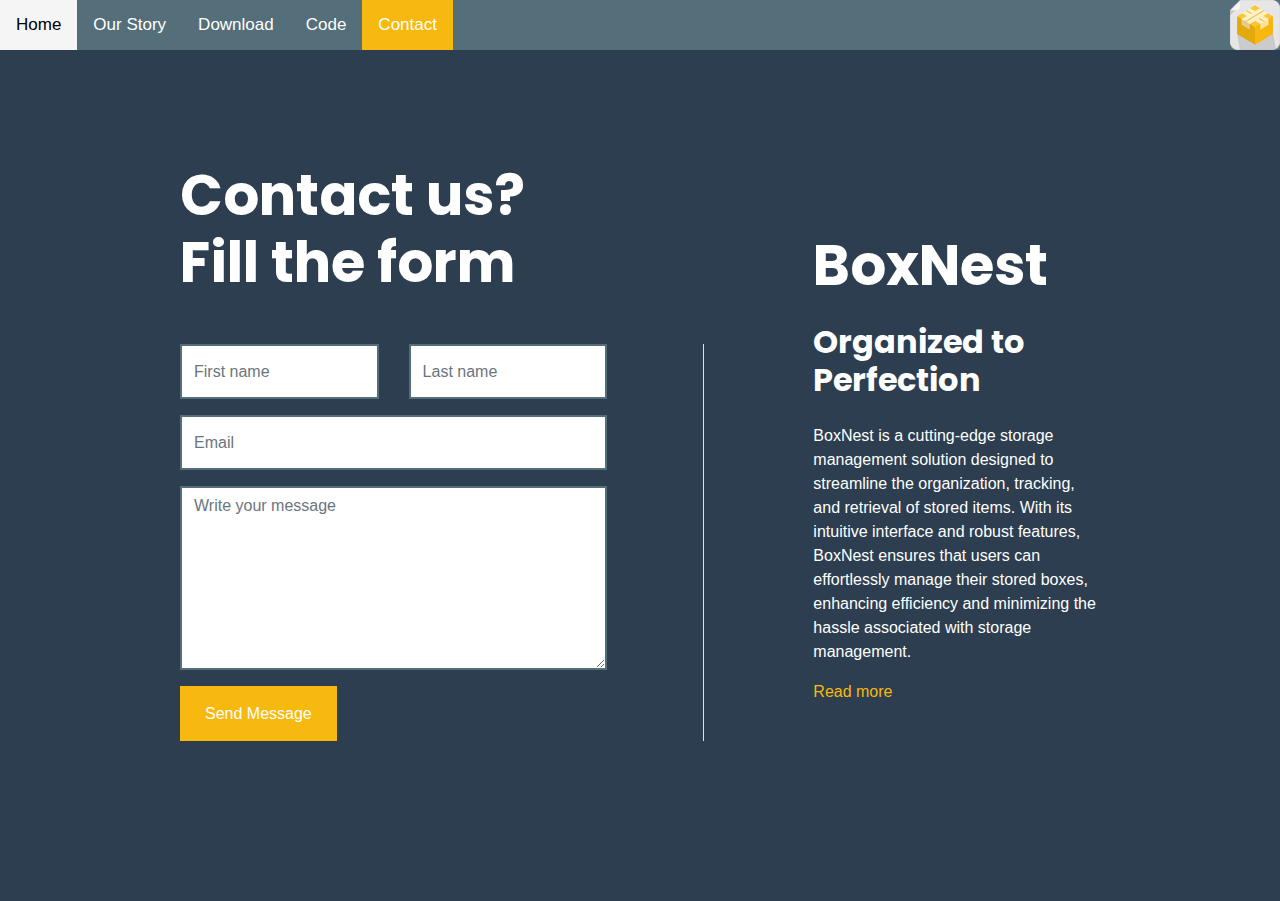
<file: Website/Contact/index.html>
<!doctype html>
<html lang="en">
  <head>
    <meta charset="utf-8">
    <meta name="viewport" content="width=device-width, initial-scale=1, shrink-to-fit=no">
    <link href="https://fonts.googleapis.com/css?family=Poppins:300,400,500,700,900&display=swap" rel="stylesheet">

    <link rel="stylesheet" href="fonts/icomoon/style.css">

    <link rel="stylesheet" href="css/owl.carousel.min.css">

    <link rel="stylesheet" href="css/bootstrap.min.css">
    
    <link rel="stylesheet" href="css/style.css">
    <link rel="stylesheet" href="../navbar.css">

    <title>BoxNest | Contact us</title>
    <link rel="icon" type="image/x-icon" href="images/logoSmall.png">
  </head>
  <body>

    <div class="topnav">
      <a href="../index.html">Home</a>
      <a href="../Story.html">Our Story</a>
      <a href="../Download.html">Download</a>
      <a href="../Code.html">Code</a>
      <a class="active" href="index.html">Contact</a>
      <div class="head">
          <img src="../logo/logoSmall.png" alt="logo">
      </div>
  </div>
  

  <div class="content">
    
    <div class="container">

      
      <div class="row justify-content-center">
        <div class="col-md-10">
          
          <div class="row align-items-center">
            <div class="col-lg-7 mb-5 mb-lg-0">

              <h2 class="mb-5">Contact us?<br>Fill the form</h2>

              <form class="border-right pr-5 mb-5" method="post" id="contactForm" name="contactForm">
                <div class="row">
                  <div class="col-md-6 form-group">
                    <input type="text" class="form-control" name="fname" id="fname" placeholder="First name">
                  </div>
                  <div class="col-md-6 form-group">
                    <input type="text" class="form-control" name="lname" id="lname" placeholder="Last name">
                  </div>
                </div>
                <div class="row">
                  <div class="col-md-12 form-group">
                    <input type="text" class="form-control" name="email" id="email" placeholder="Email">
                  </div>
                </div>

                <div class="row">
                  <div class="col-md-12 form-group">
                    <textarea class="form-control" name="message" id="message" cols="30" rows="7" placeholder="Write your message"></textarea>
                  </div>
                </div>
                <div class="row">
                  <div class="col-md-12">
                    <input type="submit" value="Send Message" class="btn btn-primary rounded-0 py-2 px-4">
                    <span class="submitting"></span>
                  </div>
                </div>
              </form>

              <div id="form-message-warning mt-4"></div> 
              <div id="form-message-success">
                Your message was sent, thank you!
              </div>

            </div>
            <div class="col-lg-4 ml-auto">
              <h2 class="mb-4">BoxNest</h2>
              <h3 class="mb-4">Organized to Perfection</h3>
              <p>BoxNest is a cutting-edge storage management solution designed to streamline the organization, tracking, and retrieval of stored items. With its intuitive interface and robust features, BoxNest ensures that users can effortlessly manage their stored boxes, enhancing efficiency and minimizing the hassle associated with storage management.</p>
              <p><a href="../index.html">Read more</a></p>
            </div>
          </div>
        </div>  
        </div>
      </div>
  </div>
    
    

    <script src="js/jquery-3.3.1.min.js"></script>
    <script src="js/popper.min.js"></script>
    <script src="js/bootstrap.min.js"></script>
    <script src="js/jquery.validate.min.js"></script>
    <script src="js/main.js"></script>
  </body>
</html>
</file>
<file: Website/Contact/fonts/icomoon/style.css>
@font-face {
  font-family: 'icomoon';
  src:  url('fonts/icomoon.eot?10si43');
  src:  url('fonts/icomoon.eot?10si43#iefix') format('embedded-opentype'),
    url('fonts/icomoon.ttf?10si43') format('truetype'),
    url('fonts/icomoon.woff?10si43') format('woff'),
    url('fonts/icomoon.svg?10si43#icomoon') format('svg');
  font-weight: normal;
  font-style: normal;
}

[class^="icon-"], [class*=" icon-"] {
  /* use !important to prevent issues with browser extensions that change fonts */
  font-family: 'icomoon' !important;
  speak: none;
  font-style: normal;
  font-weight: normal;
  font-variant: normal;
  text-transform: none;
  line-height: 1;

  /* Better Font Rendering =========== */
  -webkit-font-smoothing: antialiased;
  -moz-osx-font-smoothing: grayscale;
}

.icon-asterisk:before {
  content: "\f069";
}
.icon-plus:before {
  content: "\f067";
}
.icon-question:before {
  content: "\f128";
}
.icon-minus:before {
  content: "\f068";
}
.icon-glass:before {
  content: "\f000";
}
.icon-music:before {
  content: "\f001";
}
.icon-search:before {
  content: "\f002";
}
.icon-envelope-o:before {
  content: "\f003";
}
.icon-heart:before {
  content: "\f004";
}
.icon-star:before {
  content: "\f005";
}
.icon-star-o:before {
  content: "\f006";
}
.icon-user:before {
  content: "\f007";
}
.icon-film:before {
  content: "\f008";
}
.icon-th-large:before {
  content: "\f009";
}
.icon-th:before {
  content: "\f00a";
}
.icon-th-list:before {
  content: "\f00b";
}
.icon-check:before {
  content: "\f00c";
}
.icon-close:before {
  content: "\f00d";
}
.icon-remove:before {
  content: "\f00d";
}
.icon-times:before {
  content: "\f00d";
}
.icon-search-plus:before {
  content: "\f00e";
}
.icon-search-minus:before {
  content: "\f010";
}
.icon-power-off:before {
  content: "\f011";
}
.icon-signal:before {
  content: "\f012";
}
.icon-cog:before {
  content: "\f013";
}
.icon-gear:before {
  content: "\f013";
}
.icon-trash-o:before {
  content: "\f014";
}
.icon-home:before {
  content: "\f015";
}
.icon-file-o:before {
  content: "\f016";
}
.icon-clock-o:before {
  content: "\f017";
}
.icon-road:before {
  content: "\f018";
}
.icon-download:before {
  content: "\f019";
}
.icon-arrow-circle-o-down:before {
  content: "\f01a";
}
.icon-arrow-circle-o-up:before {
  content: "\f01b";
}
.icon-inbox:before {
  content: "\f01c";
}
.icon-play-circle-o:before {
  content: "\f01d";
}
.icon-repeat:before {
  content: "\f01e";
}
.icon-rotate-right:before {
  content: "\f01e";
}
.icon-refresh:before {
  content: "\f021";
}
.icon-list-alt:before {
  content: "\f022";
}
.icon-lock:before {
  content: "\f023";
}
.icon-flag:before {
  content: "\f024";
}
.icon-headphones:before {
  content: "\f025";
}
.icon-volume-off:before {
  content: "\f026";
}
.icon-volume-down:before {
  content: "\f027";
}
.icon-volume-up:before {
  content: "\f028";
}
.icon-qrcode:before {
  content: "\f029";
}
.icon-barcode:before {
  content: "\f02a";
}
.icon-tag:before {
  content: "\f02b";
}
.icon-tags:before {
  content: "\f02c";
}
.icon-book:before {
  content: "\f02d";
}
.icon-bookmark:before {
  content: "\f02e";
}
.icon-print:before {
  content: "\f02f";
}
.icon-camera:before {
  content: "\f030";
}
.icon-font:before {
  content: "\f031";
}
.icon-bold:before {
  content: "\f032";
}
.icon-italic:before {
  content: "\f033";
}
.icon-text-height:before {
  content: "\f034";
}
.icon-text-width:before {
  content: "\f035";
}
.icon-align-left:before {
  content: "\f036";
}
.icon-align-center:before {
  content: "\f037";
}
.icon-align-right:before {
  content: "\f038";
}
.icon-align-justify:before {
  content: "\f039";
}
.icon-list:before {
  content: "\f03a";
}
.icon-dedent:before {
  content: "\f03b";
}
.icon-outdent:before {
  content: "\f03b";
}
.icon-indent:before {
  content: "\f03c";
}
.icon-video-camera:before {
  content: "\f03d";
}
.icon-image:before {
  content: "\f03e";
}
.icon-photo:before {
  content: "\f03e";
}
.icon-picture-o:before {
  content: "\f03e";
}
.icon-pencil:before {
  content: "\f040";
}
.icon-map-marker:before {
  content: "\f041";
}
.icon-adjust:before {
  content: "\f042";
}
.icon-tint:before {
  content: "\f043";
}
.icon-edit:before {
  content: "\f044";
}
.icon-pencil-square-o:before {
  content: "\f044";
}
.icon-share-square-o:before {
  content: "\f045";
}
.icon-check-square-o:before {
  content: "\f046";
}
.icon-arrows:before {
  content: "\f047";
}
.icon-step-backward:before {
  content: "\f048";
}
.icon-fast-backward:before {
  content: "\f049";
}
.icon-backward:before {
  content: "\f04a";
}
.icon-play:before {
  content: "\f04b";
}
.icon-pause:before {
  content: "\f04c";
}
.icon-stop:before {
  content: "\f04d";
}
.icon-forward:before {
  content: "\f04e";
}
.icon-fast-forward:before {
  content: "\f050";
}
.icon-step-forward:before {
  content: "\f051";
}
.icon-eject:before {
  content: "\f052";
}
.icon-chevron-left:before {
  content: "\f053";
}
.icon-chevron-right:before {
  content: "\f054";
}
.icon-plus-circle:before {
  content: "\f055";
}
.icon-minus-circle:before {
  content: "\f056";
}
.icon-times-circle:before {
  content: "\f057";
}
.icon-check-circle:before {
  content: "\f058";
}
.icon-question-circle:before {
  content: "\f059";
}
.icon-info-circle:before {
  content: "\f05a";
}
.icon-crosshairs:before {
  content: "\f05b";
}
.icon-times-circle-o:before {
  content: "\f05c";
}
.icon-check-circle-o:before {
  content: "\f05d";
}
.icon-ban:before {
  content: "\f05e";
}
.icon-arrow-left:before {
  content: "\f060";
}
.icon-arrow-right:before {
  content: "\f061";
}
.icon-arrow-up:before {
  content: "\f062";
}
.icon-arrow-down:before {
  content: "\f063";
}
.icon-mail-forward:before {
  content: "\f064";
}
.icon-share:before {
  content: "\f064";
}
.icon-expand:before {
  content: "\f065";
}
.icon-compress:before {
  content: "\f066";
}
.icon-exclamation-circle:before {
  content: "\f06a";
}
.icon-gift:before {
  content: "\f06b";
}
.icon-leaf:before {
  content: "\f06c";
}
.icon-fire:before {
  content: "\f06d";
}
.icon-eye:before {
  content: "\f06e";
}
.icon-eye-slash:before {
  content: "\f070";
}
.icon-exclamation-triangle:before {
  content: "\f071";
}
.icon-warning:before {
  content: "\f071";
}
.icon-plane:before {
  content: "\f072";
}
.icon-calendar:before {
  content: "\f073";
}
.icon-random:before {
  content: "\f074";
}
.icon-comment:before {
  content: "\f075";
}
.icon-magnet:before {
  content: "\f076";
}
.icon-chevron-up:before {
  content: "\f077";
}
.icon-chevron-down:before {
  content: "\f078";
}
.icon-retweet:before {
  content: "\f079";
}
.icon-shopping-cart:before {
  content: "\f07a";
}
.icon-folder:before {
  content: "\f07b";
}
.icon-folder-open:before {
  content: "\f07c";
}
.icon-arrows-v:before {
  content: "\f07d";
}
.icon-arrows-h:before {
  content: "\f07e";
}
.icon-bar-chart:before {
  content: "\f080";
}
.icon-bar-chart-o:before {
  content: "\f080";
}
.icon-twitter-square:before {
  content: "\f081";
}
.icon-facebook-square:before {
  content: "\f082";
}
.icon-camera-retro:before {
  content: "\f083";
}
.icon-key:before {
  content: "\f084";
}
.icon-cogs:before {
  content: "\f085";
}
.icon-gears:before {
  content: "\f085";
}
.icon-comments:before {
  content: "\f086";
}
.icon-thumbs-o-up:before {
  content: "\f087";
}
.icon-thumbs-o-down:before {
  content: "\f088";
}
.icon-star-half:before {
  content: "\f089";
}
.icon-heart-o:before {
  content: "\f08a";
}
.icon-sign-out:before {
  content: "\f08b";
}
.icon-linkedin-square:before {
  content: "\f08c";
}
.icon-thumb-tack:before {
  content: "\f08d";
}
.icon-external-link:before {
  content: "\f08e";
}
.icon-sign-in:before {
  content: "\f090";
}
.icon-trophy:before {
  content: "\f091";
}
.icon-github-square:before {
  content: "\f092";
}
.icon-upload:before {
  content: "\f093";
}
.icon-lemon-o:before {
  content: "\f094";
}
.icon-phone:before {
  content: "\f095";
}
.icon-square-o:before {
  content: "\f096";
}
.icon-bookmark-o:before {
  content: "\f097";
}
.icon-phone-square:before {
  content: "\f098";
}
.icon-twitter:before {
  content: "\f099";
}
.icon-facebook:before {
  content: "\f09a";
}
.icon-facebook-f:before {
  content: "\f09a";
}
.icon-github:before {
  content: "\f09b";
}
.icon-unlock:before {
  content: "\f09c";
}
.icon-credit-card:before {
  content: "\f09d";
}
.icon-feed:before {
  content: "\f09e";
}
.icon-rss:before {
  content: "\f09e";
}
.icon-hdd-o:before {
  content: "\f0a0";
}
.icon-bullhorn:before {
  content: "\f0a1";
}
.icon-bell-o:before {
  content: "\f0a2";
}
.icon-certificate:before {
  content: "\f0a3";
}
.icon-hand-o-right:before {
  content: "\f0a4";
}
.icon-hand-o-left:before {
  content: "\f0a5";
}
.icon-hand-o-up:before {
  content: "\f0a6";
}
.icon-hand-o-down:before {
  content: "\f0a7";
}
.icon-arrow-circle-left:before {
  content: "\f0a8";
}
.icon-arrow-circle-right:before {
  content: "\f0a9";
}
.icon-arrow-circle-up:before {
  content: "\f0aa";
}
.icon-arrow-circle-down:before {
  content: "\f0ab";
}
.icon-globe:before {
  content: "\f0ac";
}
.icon-wrench:before {
  content: "\f0ad";
}
.icon-tasks:before {
  content: "\f0ae";
}
.icon-filter:before {
  content: "\f0b0";
}
.icon-briefcase:before {
  content: "\f0b1";
}
.icon-arrows-alt:before {
  content: "\f0b2";
}
.icon-group:before {
  content: "\f0c0";
}
.icon-users:before {
  content: "\f0c0";
}
.icon-chain:before {
  content: "\f0c1";
}
.icon-link:before {
  content: "\f0c1";
}
.icon-cloud:before {
  content: "\f0c2";
}
.icon-flask:before {
  content: "\f0c3";
}
.icon-cut:before {
  content: "\f0c4";
}
.icon-scissors:before {
  content: "\f0c4";
}
.icon-copy:before {
  content: "\f0c5";
}
.icon-files-o:before {
  content: "\f0c5";
}
.icon-paperclip:before {
  content: "\f0c6";
}
.icon-floppy-o:before {
  content: "\f0c7";
}
.icon-save:before {
  content: "\f0c7";
}
.icon-square:before {
  content: "\f0c8";
}
.icon-bars:before {
  content: "\f0c9";
}
.icon-navicon:before {
  content: "\f0c9";
}
.icon-reorder:before {
  content: "\f0c9";
}
.icon-list-ul:before {
  content: "\f0ca";
}
.icon-list-ol:before {
  content: "\f0cb";
}
.icon-strikethrough:before {
  content: "\f0cc";
}
.icon-underline:before {
  content: "\f0cd";
}
.icon-table:before {
  content: "\f0ce";
}
.icon-magic:before {
  content: "\f0d0";
}
.icon-truck:before {
  content: "\f0d1";
}
.icon-pinterest:before {
  content: "\f0d2";
}
.icon-pinterest-square:before {
  content: "\f0d3";
}
.icon-google-plus-square:before {
  content: "\f0d4";
}
.icon-google-plus:before {
  content: "\f0d5";
}
.icon-money:before {
  content: "\f0d6";
}
.icon-caret-down:before {
  content: "\f0d7";
}
.icon-caret-up:before {
  content: "\f0d8";
}
.icon-caret-left:before {
  content: "\f0d9";
}
.icon-caret-right:before {
  content: "\f0da";
}
.icon-columns:before {
  content: "\f0db";
}
.icon-sort:before {
  content: "\f0dc";
}
.icon-unsorted:before {
  content: "\f0dc";
}
.icon-sort-desc:before {
  content: "\f0dd";
}
.icon-sort-down:before {
  content: "\f0dd";
}
.icon-sort-asc:before {
  content: "\f0de";
}
.icon-sort-up:before {
  content: "\f0de";
}
.icon-envelope:before {
  content: "\f0e0";
}
.icon-linkedin:before {
  content: "\f0e1";
}
.icon-rotate-left:before {
  content: "\f0e2";
}
.icon-undo:before {
  content: "\f0e2";
}
.icon-gavel:before {
  content: "\f0e3";
}
.icon-legal:before {
  content: "\f0e3";
}
.icon-dashboard:before {
  content: "\f0e4";
}
.icon-tachometer:before {
  content: "\f0e4";
}
.icon-comment-o:before {
  content: "\f0e5";
}
.icon-comments-o:before {
  content: "\f0e6";
}
.icon-bolt:before {
  content: "\f0e7";
}
.icon-flash:before {
  content: "\f0e7";
}
.icon-sitemap:before {
  content: "\f0e8";
}
.icon-umbrella:before {
  content: "\f0e9";
}
.icon-clipboard:before {
  content: "\f0ea";
}
.icon-paste:before {
  content: "\f0ea";
}
.icon-lightbulb-o:before {
  content: "\f0eb";
}
.icon-exchange:before {
  content: "\f0ec";
}
.icon-cloud-download:before {
  content: "\f0ed";
}
.icon-cloud-upload:before {
  content: "\f0ee";
}
.icon-user-md:before {
  content: "\f0f0";
}
.icon-stethoscope:before {
  content: "\f0f1";
}
.icon-suitcase:before {
  content: "\f0f2";
}
.icon-bell:before {
  content: "\f0f3";
}
.icon-coffee:before {
  content: "\f0f4";
}
.icon-cutlery:before {
  content: "\f0f5";
}
.icon-file-text-o:before {
  content: "\f0f6";
}
.icon-building-o:before {
  content: "\f0f7";
}
.icon-hospital-o:before {
  content: "\f0f8";
}
.icon-ambulance:before {
  content: "\f0f9";
}
.icon-medkit:before {
  content: "\f0fa";
}
.icon-fighter-jet:before {
  content: "\f0fb";
}
.icon-beer:before {
  content: "\f0fc";
}
.icon-h-square:before {
  content: "\f0fd";
}
.icon-plus-square:before {
  content: "\f0fe";
}
.icon-angle-double-left:before {
  content: "\f100";
}
.icon-angle-double-right:before {
  content: "\f101";
}
.icon-angle-double-up:before {
  content: "\f102";
}
.icon-angle-double-down:before {
  content: "\f103";
}
.icon-angle-left:before {
  content: "\f104";
}
.icon-angle-right:before {
  content: "\f105";
}
.icon-angle-up:before {
  content: "\f106";
}
.icon-angle-down:before {
  content: "\f107";
}
.icon-desktop:before {
  content: "\f108";
}
.icon-laptop:before {
  content: "\f109";
}
.icon-tablet:before {
  content: "\f10a";
}
.icon-mobile:before {
  content: "\f10b";
}
.icon-mobile-phone:before {
  content: "\f10b";
}
.icon-circle-o:before {
  content: "\f10c";
}
.icon-quote-left:before {
  content: "\f10d";
}
.icon-quote-right:before {
  content: "\f10e";
}
.icon-spinner:before {
  content: "\f110";
}
.icon-circle:before {
  content: "\f111";
}
.icon-mail-reply:before {
  content: "\f112";
}
.icon-reply:before {
  content: "\f112";
}
.icon-github-alt:before {
  content: "\f113";
}
.icon-folder-o:before {
  content: "\f114";
}
.icon-folder-open-o:before {
  content: "\f115";
}
.icon-smile-o:before {
  content: "\f118";
}
.icon-frown-o:before {
  content: "\f119";
}
.icon-meh-o:before {
  content: "\f11a";
}
.icon-gamepad:before {
  content: "\f11b";
}
.icon-keyboard-o:before {
  content: "\f11c";
}
.icon-flag-o:before {
  content: "\f11d";
}
.icon-flag-checkered:before {
  content: "\f11e";
}
.icon-terminal:before {
  content: "\f120";
}
.icon-code:before {
  content: "\f121";
}
.icon-mail-reply-all:before {
  content: "\f122";
}
.icon-reply-all:before {
  content: "\f122";
}
.icon-star-half-empty:before {
  content: "\f123";
}
.icon-star-half-full:before {
  content: "\f123";
}
.icon-star-half-o:before {
  content: "\f123";
}
.icon-location-arrow:before {
  content: "\f124";
}
.icon-crop:before {
  content: "\f125";
}
.icon-code-fork:before {
  content: "\f126";
}
.icon-chain-broken:before {
  content: "\f127";
}
.icon-unlink:before {
  content: "\f127";
}
.icon-info:before {
  content: "\f129";
}
.icon-exclamation:before {
  content: "\f12a";
}
.icon-superscript:before {
  content: "\f12b";
}
.icon-subscript:before {
  content: "\f12c";
}
.icon-eraser:before {
  content: "\f12d";
}
.icon-puzzle-piece:before {
  content: "\f12e";
}
.icon-microphone:before {
  content: "\f130";
}
.icon-microphone-slash:before {
  content: "\f131";
}
.icon-shield:before {
  content: "\f132";
}
.icon-calendar-o:before {
  content: "\f133";
}
.icon-fire-extinguisher:before {
  content: "\f134";
}
.icon-rocket:before {
  content: "\f135";
}
.icon-maxcdn:before {
  content: "\f136";
}
.icon-chevron-circle-left:before {
  content: "\f137";
}
.icon-chevron-circle-right:before {
  content: "\f138";
}
.icon-chevron-circle-up:before {
  content: "\f139";
}
.icon-chevron-circle-down:before {
  content: "\f13a";
}
.icon-html5:before {
  content: "\f13b";
}
.icon-css3:before {
  content: "\f13c";
}
.icon-anchor:before {
  content: "\f13d";
}
.icon-unlock-alt:before {
  content: "\f13e";
}
.icon-bullseye:before {
  content: "\f140";
}
.icon-ellipsis-h:before {
  content: "\f141";
}
.icon-ellipsis-v:before {
  content: "\f142";
}
.icon-rss-square:before {
  content: "\f143";
}
.icon-play-circle:before {
  content: "\f144";
}
.icon-ticket:before {
  content: "\f145";
}
.icon-minus-square:before {
  content: "\f146";
}
.icon-minus-square-o:before {
  content: "\f147";
}
.icon-level-up:before {
  content: "\f148";
}
.icon-level-down:before {
  content: "\f149";
}
.icon-check-square:before {
  content: "\f14a";
}
.icon-pencil-square:before {
  content: "\f14b";
}
.icon-external-link-square:before {
  content: "\f14c";
}
.icon-share-square:before {
  content: "\f14d";
}
.icon-compass:before {
  content: "\f14e";
}
.icon-caret-square-o-down:before {
  content: "\f150";
}
.icon-toggle-down:before {
  content: "\f150";
}
.icon-caret-square-o-up:before {
  content: "\f151";
}
.icon-toggle-up:before {
  content: "\f151";
}
.icon-caret-square-o-right:before {
  content: "\f152";
}
.icon-toggle-right:before {
  content: "\f152";
}
.icon-eur:before {
  content: "\f153";
}
.icon-euro:before {
  content: "\f153";
}
.icon-gbp:before {
  content: "\f154";
}
.icon-dollar:before {
  content: "\f155";
}
.icon-usd:before {
  content: "\f155";
}
.icon-inr:before {
  content: "\f156";
}
.icon-rupee:before {
  content: "\f156";
}
.icon-cny:before {
  content: "\f157";
}
.icon-jpy:before {
  content: "\f157";
}
.icon-rmb:before {
  content: "\f157";
}
.icon-yen:before {
  content: "\f157";
}
.icon-rouble:before {
  content: "\f158";
}
.icon-rub:before {
  content: "\f158";
}
.icon-ruble:before {
  content: "\f158";
}
.icon-krw:before {
  content: "\f159";
}
.icon-won:before {
  content: "\f159";
}
.icon-bitcoin:before {
  content: "\f15a";
}
.icon-btc:before {
  content: "\f15a";
}
.icon-file:before {
  content: "\f15b";
}
.icon-file-text:before {
  content: "\f15c";
}
.icon-sort-alpha-asc:before {
  content: "\f15d";
}
.icon-sort-alpha-desc:before {
  content: "\f15e";
}
.icon-sort-amount-asc:before {
  content: "\f160";
}
.icon-sort-amount-desc:before {
  content: "\f161";
}
.icon-sort-numeric-asc:before {
  content: "\f162";
}
.icon-sort-numeric-desc:before {
  content: "\f163";
}
.icon-thumbs-up:before {
  content: "\f164";
}
.icon-thumbs-down:before {
  content: "\f165";
}
.icon-youtube-square:before {
  content: "\f166";
}
.icon-youtube:before {
  content: "\f167";
}
.icon-xing:before {
  content: "\f168";
}
.icon-xing-square:before {
  content: "\f169";
}
.icon-youtube-play:before {
  content: "\f16a";
}
.icon-dropbox:before {
  content: "\f16b";
}
.icon-stack-overflow:before {
  content: "\f16c";
}
.icon-instagram:before {
  content: "\f16d";
}
.icon-flickr:before {
  content: "\f16e";
}
.icon-adn:before {
  content: "\f170";
}
.icon-bitbucket:before {
  content: "\f171";
}
.icon-bitbucket-square:before {
  content: "\f172";
}
.icon-tumblr:before {
  content: "\f173";
}
.icon-tumblr-square:before {
  content: "\f174";
}
.icon-long-arrow-down:before {
  content: "\f175";
}
.icon-long-arrow-up:before {
  content: "\f176";
}
.icon-long-arrow-left:before {
  content: "\f177";
}
.icon-long-arrow-right:before {
  content: "\f178";
}
.icon-apple:before {
  content: "\f179";
}
.icon-windows:before {
  content: "\f17a";
}
.icon-android:before {
  content: "\f17b";
}
.icon-linux:before {
  content: "\f17c";
}
.icon-dribbble:before {
  content: "\f17d";
}
.icon-skype:before {
  content: "\f17e";
}
.icon-foursquare:before {
  content: "\f180";
}
.icon-trello:before {
  content: "\f181";
}
.icon-female:before {
  content: "\f182";
}
.icon-male:before {
  content: "\f183";
}
.icon-gittip:before {
  content: "\f184";
}
.icon-gratipay:before {
  content: "\f184";
}
.icon-sun-o:before {
  content: "\f185";
}
.icon-moon-o:before {
  content: "\f186";
}
.icon-archive:before {
  content: "\f187";
}
.icon-bug:before {
  content: "\f188";
}
.icon-vk:before {
  content: "\f189";
}
.icon-weibo:before {
  content: "\f18a";
}
.icon-renren:before {
  content: "\f18b";
}
.icon-pagelines:before {
  content: "\f18c";
}
.icon-stack-exchange:before {
  content: "\f18d";
}
.icon-arrow-circle-o-right:before {
  content: "\f18e";
}
.icon-arrow-circle-o-left:before {
  content: "\f190";
}
.icon-caret-square-o-left:before {
  content: "\f191";
}
.icon-toggle-left:before {
  content: "\f191";
}
.icon-dot-circle-o:before {
  content: "\f192";
}
.icon-wheelchair:before {
  content: "\f193";
}
.icon-vimeo-square:before {
  content: "\f194";
}
.icon-try:before {
  content: "\f195";
}
.icon-turkish-lira:before {
  content: "\f195";
}
.icon-plus-square-o:before {
  content: "\f196";
}
.icon-space-shuttle:before {
  content: "\f197";
}
.icon-slack:before {
  content: "\f198";
}
.icon-envelope-square:before {
  content: "\f199";
}
.icon-wordpress:before {
  content: "\f19a";
}
.icon-openid:before {
  content: "\f19b";
}
.icon-bank:before {
  content: "\f19c";
}
.icon-institution:before {
  content: "\f19c";
}
.icon-university:before {
  content: "\f19c";
}
.icon-graduation-cap:before {
  content: "\f19d";
}
.icon-mortar-board:before {
  content: "\f19d";
}
.icon-yahoo:before {
  content: "\f19e";
}
.icon-google:before {
  content: "\f1a0";
}
.icon-reddit:before {
  content: "\f1a1";
}
.icon-reddit-square:before {
  content: "\f1a2";
}
.icon-stumbleupon-circle:before {
  content: "\f1a3";
}
.icon-stumbleupon:before {
  content: "\f1a4";
}
.icon-delicious:before {
  content: "\f1a5";
}
.icon-digg:before {
  content: "\f1a6";
}
.icon-pied-piper-pp:before {
  content: "\f1a7";
}
.icon-pied-piper-alt:before {
  content: "\f1a8";
}
.icon-drupal:before {
  content: "\f1a9";
}
.icon-joomla:before {
  content: "\f1aa";
}
.icon-language:before {
  content: "\f1ab";
}
.icon-fax:before {
  content: "\f1ac";
}
.icon-building:before {
  content: "\f1ad";
}
.icon-child:before {
  content: "\f1ae";
}
.icon-paw:before {
  content: "\f1b0";
}
.icon-spoon:before {
  content: "\f1b1";
}
.icon-cube:before {
  content: "\f1b2";
}
.icon-cubes:before {
  content: "\f1b3";
}
.icon-behance:before {
  content: "\f1b4";
}
.icon-behance-square:before {
  content: "\f1b5";
}
.icon-steam:before {
  content: "\f1b6";
}
.icon-steam-square:before {
  content: "\f1b7";
}
.icon-recycle:before {
  content: "\f1b8";
}
.icon-automobile:before {
  content: "\f1b9";
}
.icon-car:before {
  content: "\f1b9";
}
.icon-cab:before {
  content: "\f1ba";
}
.icon-taxi:before {
  content: "\f1ba";
}
.icon-tree:before {
  content: "\f1bb";
}
.icon-spotify:before {
  content: "\f1bc";
}
.icon-deviantart:before {
  content: "\f1bd";
}
.icon-soundcloud:before {
  content: "\f1be";
}
.icon-database:before {
  content: "\f1c0";
}
.icon-file-pdf-o:before {
  content: "\f1c1";
}
.icon-file-word-o:before {
  content: "\f1c2";
}
.icon-file-excel-o:before {
  content: "\f1c3";
}
.icon-file-powerpoint-o:before {
  content: "\f1c4";
}
.icon-file-image-o:before {
  content: "\f1c5";
}
.icon-file-photo-o:before {
  content: "\f1c5";
}
.icon-file-picture-o:before {
  content: "\f1c5";
}
.icon-file-archive-o:before {
  content: "\f1c6";
}
.icon-file-zip-o:before {
  content: "\f1c6";
}
.icon-file-audio-o:before {
  content: "\f1c7";
}
.icon-file-sound-o:before {
  content: "\f1c7";
}
.icon-file-movie-o:before {
  content: "\f1c8";
}
.icon-file-video-o:before {
  content: "\f1c8";
}
.icon-file-code-o:before {
  content: "\f1c9";
}
.icon-vine:before {
  content: "\f1ca";
}
.icon-codepen:before {
  content: "\f1cb";
}
.icon-jsfiddle:before {
  content: "\f1cc";
}
.icon-life-bouy:before {
  content: "\f1cd";
}
.icon-life-buoy:before {
  content: "\f1cd";
}
.icon-life-ring:before {
  content: "\f1cd";
}
.icon-life-saver:before {
  content: "\f1cd";
}
.icon-support:before {
  content: "\f1cd";
}
.icon-circle-o-notch:before {
  content: "\f1ce";
}
.icon-ra:before {
  content: "\f1d0";
}
.icon-rebel:before {
  content: "\f1d0";
}
.icon-resistance:before {
  content: "\f1d0";
}
.icon-empire:before {
  content: "\f1d1";
}
.icon-ge:before {
  content: "\f1d1";
}
.icon-git-square:before {
  content: "\f1d2";
}
.icon-git:before {
  content: "\f1d3";
}
.icon-hacker-news:before {
  content: "\f1d4";
}
.icon-y-combinator-square:before {
  content: "\f1d4";
}
.icon-yc-square:before {
  content: "\f1d4";
}
.icon-tencent-weibo:before {
  content: "\f1d5";
}
.icon-qq:before {
  content: "\f1d6";
}
.icon-wechat:before {
  content: "\f1d7";
}
.icon-weixin:before {
  content: "\f1d7";
}
.icon-paper-plane:before {
  content: "\f1d8";
}
.icon-send:before {
  content: "\f1d8";
}
.icon-paper-plane-o:before {
  content: "\f1d9";
}
.icon-send-o:before {
  content: "\f1d9";
}
.icon-history:before {
  content: "\f1da";
}
.icon-circle-thin:before {
  content: "\f1db";
}
.icon-header:before {
  content: "\f1dc";
}
.icon-paragraph:before {
  content: "\f1dd";
}
.icon-sliders:before {
  content: "\f1de";
}
.icon-share-alt:before {
  content: "\f1e0";
}
.icon-share-alt-square:before {
  content: "\f1e1";
}
.icon-bomb:before {
  content: "\f1e2";
}
.icon-futbol-o:before {
  content: "\f1e3";
}
.icon-soccer-ball-o:before {
  content: "\f1e3";
}
.icon-tty:before {
  content: "\f1e4";
}
.icon-binoculars:before {
  content: "\f1e5";
}
.icon-plug:before {
  content: "\f1e6";
}
.icon-slideshare:before {
  content: "\f1e7";
}
.icon-twitch:before {
  content: "\f1e8";
}
.icon-yelp:before {
  content: "\f1e9";
}
.icon-newspaper-o:before {
  content: "\f1ea";
}
.icon-wifi:before {
  content: "\f1eb";
}
.icon-calculator:before {
  content: "\f1ec";
}
.icon-paypal:before {
  content: "\f1ed";
}
.icon-google-wallet:before {
  content: "\f1ee";
}
.icon-cc-visa:before {
  content: "\f1f0";
}
.icon-cc-mastercard:before {
  content: "\f1f1";
}
.icon-cc-discover:before {
  content: "\f1f2";
}
.icon-cc-amex:before {
  content: "\f1f3";
}
.icon-cc-paypal:before {
  content: "\f1f4";
}
.icon-cc-stripe:before {
  content: "\f1f5";
}
.icon-bell-slash:before {
  content: "\f1f6";
}
.icon-bell-slash-o:before {
  content: "\f1f7";
}
.icon-trash:before {
  content: "\f1f8";
}
.icon-copyright:before {
  content: "\f1f9";
}
.icon-at:before {
  content: "\f1fa";
}
.icon-eyedropper:before {
  content: "\f1fb";
}
.icon-paint-brush:before {
  content: "\f1fc";
}
.icon-birthday-cake:before {
  content: "\f1fd";
}
.icon-area-chart:before {
  content: "\f1fe";
}
.icon-pie-chart:before {
  content: "\f200";
}
.icon-line-chart:before {
  content: "\f201";
}
.icon-lastfm:before {
  content: "\f202";
}
.icon-lastfm-square:before {
  content: "\f203";
}
.icon-toggle-off:before {
  content: "\f204";
}
.icon-toggle-on:before {
  content: "\f205";
}
.icon-bicycle:before {
  content: "\f206";
}
.icon-bus:before {
  content: "\f207";
}
.icon-ioxhost:before {
  content: "\f208";
}
.icon-angellist:before {
  content: "\f209";
}
.icon-cc:before {
  content: "\f20a";
}
.icon-ils:before {
  content: "\f20b";
}
.icon-shekel:before {
  content: "\f20b";
}
.icon-sheqel:before {
  content: "\f20b";
}
.icon-meanpath:before {
  content: "\f20c";
}
.icon-buysellads:before {
  content: "\f20d";
}
.icon-connectdevelop:before {
  content: "\f20e";
}
.icon-dashcube:before {
  content: "\f210";
}
.icon-forumbee:before {
  content: "\f211";
}
.icon-leanpub:before {
  content: "\f212";
}
.icon-sellsy:before {
  content: "\f213";
}
.icon-shirtsinbulk:before {
  content: "\f214";
}
.icon-simplybuilt:before {
  content: "\f215";
}
.icon-skyatlas:before {
  content: "\f216";
}
.icon-cart-plus:before {
  content: "\f217";
}
.icon-cart-arrow-down:before {
  content: "\f218";
}
.icon-diamond:before {
  content: "\f219";
}
.icon-ship:before {
  content: "\f21a";
}
.icon-user-secret:before {
  content: "\f21b";
}
.icon-motorcycle:before {
  content: "\f21c";
}
.icon-street-view:before {
  content: "\f21d";
}
.icon-heartbeat:before {
  content: "\f21e";
}
.icon-venus:before {
  content: "\f221";
}
.icon-mars:before {
  content: "\f222";
}
.icon-mercury:before {
  content: "\f223";
}
.icon-intersex:before {
  content: "\f224";
}
.icon-transgender:before {
  content: "\f224";
}
.icon-transgender-alt:before {
  content: "\f225";
}
.icon-venus-double:before {
  content: "\f226";
}
.icon-mars-double:before {
  content: "\f227";
}
.icon-venus-mars:before {
  content: "\f228";
}
.icon-mars-stroke:before {
  content: "\f229";
}
.icon-mars-stroke-v:before {
  content: "\f22a";
}
.icon-mars-stroke-h:before {
  content: "\f22b";
}
.icon-neuter:before {
  content: "\f22c";
}
.icon-genderless:before {
  content: "\f22d";
}
.icon-facebook-official:before {
  content: "\f230";
}
.icon-pinterest-p:before {
  content: "\f231";
}
.icon-whatsapp:before {
  content: "\f232";
}
.icon-server:before {
  content: "\f233";
}
.icon-user-plus:before {
  content: "\f234";
}
.icon-user-times:before {
  content: "\f235";
}
.icon-bed:before {
  content: "\f236";
}
.icon-hotel:before {
  content: "\f236";
}
.icon-viacoin:before {
  content: "\f237";
}
.icon-train:before {
  content: "\f238";
}
.icon-subway:before {
  content: "\f239";
}
.icon-medium:before {
  content: "\f23a";
}
.icon-y-combinator:before {
  content: "\f23b";
}
.icon-yc:before {
  content: "\f23b";
}
.icon-optin-monster:before {
  content: "\f23c";
}
.icon-opencart:before {
  content: "\f23d";
}
.icon-expeditedssl:before {
  content: "\f23e";
}
.icon-battery:before {
  content: "\f240";
}
.icon-battery-4:before {
  content: "\f240";
}
.icon-battery-full:before {
  content: "\f240";
}
.icon-battery-3:before {
  content: "\f241";
}
.icon-battery-three-quarters:before {
  content: "\f241";
}
.icon-battery-2:before {
  content: "\f242";
}
.icon-battery-half:before {
  content: "\f242";
}
.icon-battery-1:before {
  content: "\f243";
}
.icon-battery-quarter:before {
  content: "\f243";
}
.icon-battery-0:before {
  content: "\f244";
}
.icon-battery-empty:before {
  content: "\f244";
}
.icon-mouse-pointer:before {
  content: "\f245";
}
.icon-i-cursor:before {
  content: "\f246";
}
.icon-object-group:before {
  content: "\f247";
}
.icon-object-ungroup:before {
  content: "\f248";
}
.icon-sticky-note:before {
  content: "\f249";
}
.icon-sticky-note-o:before {
  content: "\f24a";
}
.icon-cc-jcb:before {
  content: "\f24b";
}
.icon-cc-diners-club:before {
  content: "\f24c";
}
.icon-clone:before {
  content: "\f24d";
}
.icon-balance-scale:before {
  content: "\f24e";
}
.icon-hourglass-o:before {
  content: "\f250";
}
.icon-hourglass-1:before {
  content: "\f251";
}
.icon-hourglass-start:before {
  content: "\f251";
}
.icon-hourglass-2:before {
  content: "\f252";
}
.icon-hourglass-half:before {
  content: "\f252";
}
.icon-hourglass-3:before {
  content: "\f253";
}
.icon-hourglass-end:before {
  content: "\f253";
}
.icon-hourglass:before {
  content: "\f254";
}
.icon-hand-grab-o:before {
  content: "\f255";
}
.icon-hand-rock-o:before {
  content: "\f255";
}
.icon-hand-paper-o:before {
  content: "\f256";
}
.icon-hand-stop-o:before {
  content: "\f256";
}
.icon-hand-scissors-o:before {
  content: "\f257";
}
.icon-hand-lizard-o:before {
  content: "\f258";
}
.icon-hand-spock-o:before {
  content: "\f259";
}
.icon-hand-pointer-o:before {
  content: "\f25a";
}
.icon-hand-peace-o:before {
  content: "\f25b";
}
.icon-trademark:before {
  content: "\f25c";
}
.icon-registered:before {
  content: "\f25d";
}
.icon-creative-commons:before {
  content: "\f25e";
}
.icon-gg:before {
  content: "\f260";
}
.icon-gg-circle:before {
  content: "\f261";
}
.icon-tripadvisor:before {
  content: "\f262";
}
.icon-odnoklassniki:before {
  content: "\f263";
}
.icon-odnoklassniki-square:before {
  content: "\f264";
}
.icon-get-pocket:before {
  content: "\f265";
}
.icon-wikipedia-w:before {
  content: "\f266";
}
.icon-safari:before {
  content: "\f267";
}
.icon-chrome:before {
  content: "\f268";
}
.icon-firefox:before {
  content: "\f269";
}
.icon-opera:before {
  content: "\f26a";
}
.icon-internet-explorer:before {
  content: "\f26b";
}
.icon-television:before {
  content: "\f26c";
}
.icon-tv:before {
  content: "\f26c";
}
.icon-contao:before {
  content: "\f26d";
}
.icon-500px:before {
  content: "\f26e";
}
.icon-amazon:before {
  content: "\f270";
}
.icon-calendar-plus-o:before {
  content: "\f271";
}
.icon-calendar-minus-o:before {
  content: "\f272";
}
.icon-calendar-times-o:before {
  content: "\f273";
}
.icon-calendar-check-o:before {
  content: "\f274";
}
.icon-industry:before {
  content: "\f275";
}
.icon-map-pin:before {
  content: "\f276";
}
.icon-map-signs:before {
  content: "\f277";
}
.icon-map-o:before {
  content: "\f278";
}
.icon-map:before {
  content: "\f279";
}
.icon-commenting:before {
  content: "\f27a";
}
.icon-commenting-o:before {
  content: "\f27b";
}
.icon-houzz:before {
  content: "\f27c";
}
.icon-vimeo:before {
  content: "\f27d";
}
.icon-black-tie:before {
  content: "\f27e";
}
.icon-fonticons:before {
  content: "\f280";
}
.icon-reddit-alien:before {
  content: "\f281";
}
.icon-edge:before {
  content: "\f282";
}
.icon-credit-card-alt:before {
  content: "\f283";
}
.icon-codiepie:before {
  content: "\f284";
}
.icon-modx:before {
  content: "\f285";
}
.icon-fort-awesome:before {
  content: "\f286";
}
.icon-usb:before {
  content: "\f287";
}
.icon-product-hunt:before {
  content: "\f288";
}
.icon-mixcloud:before {
  content: "\f289";
}
.icon-scribd:before {
  content: "\f28a";
}
.icon-pause-circle:before {
  content: "\f28b";
}
.icon-pause-circle-o:before {
  content: "\f28c";
}
.icon-stop-circle:before {
  content: "\f28d";
}
.icon-stop-circle-o:before {
  content: "\f28e";
}
.icon-shopping-bag:before {
  content: "\f290";
}
.icon-shopping-basket:before {
  content: "\f291";
}
.icon-hashtag:before {
  content: "\f292";
}
.icon-bluetooth:before {
  content: "\f293";
}
.icon-bluetooth-b:before {
  content: "\f294";
}
.icon-percent:before {
  content: "\f295";
}
.icon-gitlab:before {
  content: "\f296";
}
.icon-wpbeginner:before {
  content: "\f297";
}
.icon-wpforms:before {
  content: "\f298";
}
.icon-envira:before {
  content: "\f299";
}
.icon-universal-access:before {
  content: "\f29a";
}
.icon-wheelchair-alt:before {
  content: "\f29b";
}
.icon-question-circle-o:before {
  content: "\f29c";
}
.icon-blind:before {
  content: "\f29d";
}
.icon-audio-description:before {
  content: "\f29e";
}
.icon-volume-control-phone:before {
  content: "\f2a0";
}
.icon-braille:before {
  content: "\f2a1";
}
.icon-assistive-listening-systems:before {
  content: "\f2a2";
}
.icon-american-sign-language-interpreting:before {
  content: "\f2a3";
}
.icon-asl-interpreting:before {
  content: "\f2a3";
}
.icon-deaf:before {
  content: "\f2a4";
}
.icon-deafness:before {
  content: "\f2a4";
}
.icon-hard-of-hearing:before {
  content: "\f2a4";
}
.icon-glide:before {
  content: "\f2a5";
}
.icon-glide-g:before {
  content: "\f2a6";
}
.icon-sign-language:before {
  content: "\f2a7";
}
.icon-signing:before {
  content: "\f2a7";
}
.icon-low-vision:before {
  content: "\f2a8";
}
.icon-viadeo:before {
  content: "\f2a9";
}
.icon-viadeo-square:before {
  content: "\f2aa";
}
.icon-snapchat:before {
  content: "\f2ab";
}
.icon-snapchat-ghost:before {
  content: "\f2ac";
}
.icon-snapchat-square:before {
  content: "\f2ad";
}
.icon-pied-piper:before {
  content: "\f2ae";
}
.icon-first-order:before {
  content: "\f2b0";
}
.icon-yoast:before {
  content: "\f2b1";
}
.icon-themeisle:before {
  content: "\f2b2";
}
.icon-google-plus-circle:before {
  content: "\f2b3";
}
.icon-google-plus-official:before {
  content: "\f2b3";
}
.icon-fa:before {
  content: "\f2b4";
}
.icon-font-awesome:before {
  content: "\f2b4";
}
.icon-handshake-o:before {
  content: "\f2b5";
}
.icon-envelope-open:before {
  content: "\f2b6";
}
.icon-envelope-open-o:before {
  content: "\f2b7";
}
.icon-linode:before {
  content: "\f2b8";
}
.icon-address-book:before {
  content: "\f2b9";
}
.icon-address-book-o:before {
  content: "\f2ba";
}
.icon-address-card:before {
  content: "\f2bb";
}
.icon-vcard:before {
  content: "\f2bb";
}
.icon-address-card-o:before {
  content: "\f2bc";
}
.icon-vcard-o:before {
  content: "\f2bc";
}
.icon-user-circle:before {
  content: "\f2bd";
}
.icon-user-circle-o:before {
  content: "\f2be";
}
.icon-user-o:before {
  content: "\f2c0";
}
.icon-id-badge:before {
  content: "\f2c1";
}
.icon-drivers-license:before {
  content: "\f2c2";
}
.icon-id-card:before {
  content: "\f2c2";
}
.icon-drivers-license-o:before {
  content: "\f2c3";
}
.icon-id-card-o:before {
  content: "\f2c3";
}
.icon-quora:before {
  content: "\f2c4";
}
.icon-free-code-camp:before {
  content: "\f2c5";
}
.icon-telegram:before {
  content: "\f2c6";
}
.icon-thermometer:before {
  content: "\f2c7";
}
.icon-thermometer-4:before {
  content: "\f2c7";
}
.icon-thermometer-full:before {
  content: "\f2c7";
}
.icon-thermometer-3:before {
  content: "\f2c8";
}
.icon-thermometer-three-quarters:before {
  content: "\f2c8";
}
.icon-thermometer-2:before {
  content: "\f2c9";
}
.icon-thermometer-half:before {
  content: "\f2c9";
}
.icon-thermometer-1:before {
  content: "\f2ca";
}
.icon-thermometer-quarter:before {
  content: "\f2ca";
}
.icon-thermometer-0:before {
  content: "\f2cb";
}
.icon-thermometer-empty:before {
  content: "\f2cb";
}
.icon-shower:before {
  content: "\f2cc";
}
.icon-bath:before {
  content: "\f2cd";
}
.icon-bathtub:before {
  content: "\f2cd";
}
.icon-s15:before {
  content: "\f2cd";
}
.icon-podcast:before {
  content: "\f2ce";
}
.icon-window-maximize:before {
  content: "\f2d0";
}
.icon-window-minimize:before {
  content: "\f2d1";
}
.icon-window-restore:before {
  content: "\f2d2";
}
.icon-times-rectangle:before {
  content: "\f2d3";
}
.icon-window-close:before {
  content: "\f2d3";
}
.icon-times-rectangle-o:before {
  content: "\f2d4";
}
.icon-window-close-o:before {
  content: "\f2d4";
}
.icon-bandcamp:before {
  content: "\f2d5";
}
.icon-grav:before {
  content: "\f2d6";
}
.icon-etsy:before {
  content: "\f2d7";
}
.icon-imdb:before {
  content: "\f2d8";
}
.icon-ravelry:before {
  content: "\f2d9";
}
.icon-eercast:before {
  content: "\f2da";
}
.icon-microchip:before {
  content: "\f2db";
}
.icon-snowflake-o:before {
  content: "\f2dc";
}
.icon-superpowers:before {
  content: "\f2dd";
}
.icon-wpexplorer:before {
  content: "\f2de";
}
.icon-meetup:before {
  content: "\f2e0";
}
.icon-3d_rotation:before {
  content: "\e84d";
}
.icon-ac_unit:before {
  content: "\eb3b";
}
.icon-alarm:before {
  content: "\e855";
}
.icon-access_alarms:before {
  content: "\e191";
}
.icon-schedule:before {
  content: "\e8b5";
}
.icon-accessibility:before {
  content: "\e84e";
}
.icon-accessible:before {
  content: "\e914";
}
.icon-account_balance:before {
  content: "\e84f";
}
.icon-account_balance_wallet:before {
  content: "\e850";
}
.icon-account_box:before {
  content: "\e851";
}
.icon-account_circle:before {
  content: "\e853";
}
.icon-adb:before {
  content: "\e60e";
}
.icon-add:before {
  content: "\e145";
}
.icon-add_a_photo:before {
  content: "\e439";
}
.icon-alarm_add:before {
  content: "\e856";
}
.icon-add_alert:before {
  content: "\e003";
}
.icon-add_box:before {
  content: "\e146";
}
.icon-add_circle:before {
  content: "\e147";
}
.icon-control_point:before {
  content: "\e3ba";
}
.icon-add_location:before {
  content: "\e567";
}
.icon-add_shopping_cart:before {
  content: "\e854";
}
.icon-queue:before {
  content: "\e03c";
}
.icon-add_to_queue:before {
  content: "\e05c";
}
.icon-adjust2:before {
  content: "\e39e";
}
.icon-airline_seat_flat:before {
  content: "\e630";
}
.icon-airline_seat_flat_angled:before {
  content: "\e631";
}
.icon-airline_seat_individual_suite:before {
  content: "\e632";
}
.icon-airline_seat_legroom_extra:before {
  content: "\e633";
}
.icon-airline_seat_legroom_normal:before {
  content: "\e634";
}
.icon-airline_seat_legroom_reduced:before {
  content: "\e635";
}
.icon-airline_seat_recline_extra:before {
  content: "\e636";
}
.icon-airline_seat_recline_normal:before {
  content: "\e637";
}
.icon-flight:before {
  content: "\e539";
}
.icon-airplanemode_inactive:before {
  content: "\e194";
}
.icon-airplay:before {
  content: "\e055";
}
.icon-airport_shuttle:before {
  content: "\eb3c";
}
.icon-alarm_off:before {
  content: "\e857";
}
.icon-alarm_on:before {
  content: "\e858";
}
.icon-album:before {
  content: "\e019";
}
.icon-all_inclusive:before {
  content: "\eb3d";
}
.icon-all_out:before {
  content: "\e90b";
}
.icon-android2:before {
  content: "\e859";
}
.icon-announcement:before {
  content: "\e85a";
}
.icon-apps:before {
  content: "\e5c3";
}
.icon-archive2:before {
  content: "\e149";
}
.icon-arrow_back:before {
  content: "\e5c4";
}
.icon-arrow_downward:before {
  content: "\e5db";
}
.icon-arrow_drop_down:before {
  content: "\e5c5";
}
.icon-arrow_drop_down_circle:before {
  content: "\e5c6";
}
.icon-arrow_drop_up:before {
  content: "\e5c7";
}
.icon-arrow_forward:before {
  content: "\e5c8";
}
.icon-arrow_upward:before {
  content: "\e5d8";
}
.icon-art_track:before {
  content: "\e060";
}
.icon-aspect_ratio:before {
  content: "\e85b";
}
.icon-poll:before {
  content: "\e801";
}
.icon-assignment:before {
  content: "\e85d";
}
.icon-assignment_ind:before {
  content: "\e85e";
}
.icon-assignment_late:before {
  content: "\e85f";
}
.icon-assignment_return:before {
  content: "\e860";
}
.icon-assignment_returned:before {
  content: "\e861";
}
.icon-assignment_turned_in:before {
  content: "\e862";
}
.icon-assistant:before {
  content: "\e39f";
}
.icon-flag2:before {
  content: "\e153";
}
.icon-attach_file:before {
  content: "\e226";
}
.icon-attach_money:before {
  content: "\e227";
}
.icon-attachment:before {
  content: "\e2bc";
}
.icon-audiotrack:before {
  content: "\e3a1";
}
.icon-autorenew:before {
  content: "\e863";
}
.icon-av_timer:before {
  content: "\e01b";
}
.icon-backspace:before {
  content: "\e14a";
}
.icon-cloud_upload:before {
  content: "\e2c3";
}
.icon-battery_alert:before {
  content: "\e19c";
}
.icon-battery_charging_full:before {
  content: "\e1a3";
}
.icon-battery_std:before {
  content: "\e1a5";
}
.icon-battery_unknown:before {
  content: "\e1a6";
}
.icon-beach_access:before {
  content: "\eb3e";
}
.icon-beenhere:before {
  content: "\e52d";
}
.icon-block:before {
  content: "\e14b";
}
.icon-bluetooth2:before {
  content: "\e1a7";
}
.icon-bluetooth_searching:before {
  content: "\e1aa";
}
.icon-bluetooth_connected:before {
  content: "\e1a8";
}
.icon-bluetooth_disabled:before {
  content: "\e1a9";
}
.icon-blur_circular:before {
  content: "\e3a2";
}
.icon-blur_linear:before {
  content: "\e3a3";
}
.icon-blur_off:before {
  content: "\e3a4";
}
.icon-blur_on:before {
  content: "\e3a5";
}
.icon-class:before {
  content: "\e86e";
}
.icon-turned_in:before {
  content: "\e8e6";
}
.icon-turned_in_not:before {
  content: "\e8e7";
}
.icon-border_all:before {
  content: "\e228";
}
.icon-border_bottom:before {
  content: "\e229";
}
.icon-border_clear:before {
  content: "\e22a";
}
.icon-border_color:before {
  content: "\e22b";
}
.icon-border_horizontal:before {
  content: "\e22c";
}
.icon-border_inner:before {
  content: "\e22d";
}
.icon-border_left:before {
  content: "\e22e";
}
.icon-border_outer:before {
  content: "\e22f";
}
.icon-border_right:before {
  content: "\e230";
}
.icon-border_style:before {
  content: "\e231";
}
.icon-border_top:before {
  content: "\e232";
}
.icon-border_vertical:before {
  content: "\e233";
}
.icon-branding_watermark:before {
  content: "\e06b";
}
.icon-brightness_1:before {
  content: "\e3a6";
}
.icon-brightness_2:before {
  content: "\e3a7";
}
.icon-brightness_3:before {
  content: "\e3a8";
}
.icon-brightness_4:before {
  content: "\e3a9";
}
.icon-brightness_low:before {
  content: "\e1ad";
}
.icon-brightness_medium:before {
  content: "\e1ae";
}
.icon-brightness_high:before {
  content: "\e1ac";
}
.icon-brightness_auto:before {
  content: "\e1ab";
}
.icon-broken_image:before {
  content: "\e3ad";
}
.icon-brush:before {
  content: "\e3ae";
}
.icon-bubble_chart:before {
  content: "\e6dd";
}
.icon-bug_report:before {
  content: "\e868";
}
.icon-build:before {
  content: "\e869";
}
.icon-burst_mode:before {
  content: "\e43c";
}
.icon-domain:before {
  content: "\e7ee";
}
.icon-business_center:before {
  content: "\eb3f";
}
.icon-cached:before {
  content: "\e86a";
}
.icon-cake:before {
  content: "\e7e9";
}
.icon-phone2:before {
  content: "\e0cd";
}
.icon-call_end:before {
  content: "\e0b1";
}
.icon-call_made:before {
  content: "\e0b2";
}
.icon-merge_type:before {
  content: "\e252";
}
.icon-call_missed:before {
  content: "\e0b4";
}
.icon-call_missed_outgoing:before {
  content: "\e0e4";
}
.icon-call_received:before {
  content: "\e0b5";
}
.icon-call_split:before {
  content: "\e0b6";
}
.icon-call_to_action:before {
  content: "\e06c";
}
.icon-camera2:before {
  content: "\e3af";
}
.icon-photo_camera:before {
  content: "\e412";
}
.icon-camera_enhance:before {
  content: "\e8fc";
}
.icon-camera_front:before {
  content: "\e3b1";
}
.icon-camera_rear:before {
  content: "\e3b2";
}
.icon-camera_roll:before {
  content: "\e3b3";
}
.icon-cancel:before {
  content: "\e5c9";
}
.icon-redeem:before {
  content: "\e8b1";
}
.icon-card_membership:before {
  content: "\e8f7";
}
.icon-card_travel:before {
  content: "\e8f8";
}
.icon-casino:before {
  content: "\eb40";
}
.icon-cast:before {
  content: "\e307";
}
.icon-cast_connected:before {
  content: "\e308";
}
.icon-center_focus_strong:before {
  content: "\e3b4";
}
.icon-center_focus_weak:before {
  content: "\e3b5";
}
.icon-change_history:before {
  content: "\e86b";
}
.icon-chat:before {
  content: "\e0b7";
}
.icon-chat_bubble:before {
  content: "\e0ca";
}
.icon-chat_bubble_outline:before {
  content: "\e0cb";
}
.icon-check2:before {
  content: "\e5ca";
}
.icon-check_box:before {
  content: "\e834";
}
.icon-check_box_outline_blank:before {
  content: "\e835";
}
.icon-check_circle:before {
  content: "\e86c";
}
.icon-navigate_before:before {
  content: "\e408";
}
.icon-navigate_next:before {
  content: "\e409";
}
.icon-child_care:before {
  content: "\eb41";
}
.icon-child_friendly:before {
  content: "\eb42";
}
.icon-chrome_reader_mode:before {
  content: "\e86d";
}
.icon-close2:before {
  content: "\e5cd";
}
.icon-clear_all:before {
  content: "\e0b8";
}
.icon-closed_caption:before {
  content: "\e01c";
}
.icon-wb_cloudy:before {
  content: "\e42d";
}
.icon-cloud_circle:before {
  content: "\e2be";
}
.icon-cloud_done:before {
  content: "\e2bf";
}
.icon-cloud_download:before {
  content: "\e2c0";
}
.icon-cloud_off:before {
  content: "\e2c1";
}
.icon-cloud_queue:before {
  content: "\e2c2";
}
.icon-code2:before {
  content: "\e86f";
}
.icon-photo_library:before {
  content: "\e413";
}
.icon-collections_bookmark:before {
  content: "\e431";
}
.icon-palette:before {
  content: "\e40a";
}
.icon-colorize:before {
  content: "\e3b8";
}
.icon-comment2:before {
  content: "\e0b9";
}
.icon-compare:before {
  content: "\e3b9";
}
.icon-compare_arrows:before {
  content: "\e915";
}
.icon-laptop2:before {
  content: "\e31e";
}
.icon-confirmation_number:before {
  content: "\e638";
}
.icon-contact_mail:before {
  content: "\e0d0";
}
.icon-contact_phone:before {
  content: "\e0cf";
}
.icon-contacts:before {
  content: "\e0ba";
}
.icon-content_copy:before {
  content: "\e14d";
}
.icon-content_cut:before {
  content: "\e14e";
}
.icon-content_paste:before {
  content: "\e14f";
}
.icon-control_point_duplicate:before {
  content: "\e3bb";
}
.icon-copyright2:before {
  content: "\e90c";
}
.icon-mode_edit:before {
  content: "\e254";
}
.icon-create_new_folder:before {
  content: "\e2cc";
}
.icon-payment:before {
  content: "\e8a1";
}
.icon-crop2:before {
  content: "\e3be";
}
.icon-crop_16_9:before {
  content: "\e3bc";
}
.icon-crop_3_2:before {
  content: "\e3bd";
}
.icon-crop_landscape:before {
  content: "\e3c3";
}
.icon-crop_7_5:before {
  content: "\e3c0";
}
.icon-crop_din:before {
  content: "\e3c1";
}
.icon-crop_free:before {
  content: "\e3c2";
}
.icon-crop_original:before {
  content: "\e3c4";
}
.icon-crop_portrait:before {
  content: "\e3c5";
}
.icon-crop_rotate:before {
  content: "\e437";
}
.icon-crop_square:before {
  content: "\e3c6";
}
.icon-dashboard2:before {
  content: "\e871";
}
.icon-data_usage:before {
  content: "\e1af";
}
.icon-date_range:before {
  content: "\e916";
}
.icon-dehaze:before {
  content: "\e3c7";
}
.icon-delete:before {
  content: "\e872";
}
.icon-delete_forever:before {
  content: "\e92b";
}
.icon-delete_sweep:before {
  content: "\e16c";
}
.icon-description:before {
  content: "\e873";
}
.icon-desktop_mac:before {
  content: "\e30b";
}
.icon-desktop_windows:before {
  content: "\e30c";
}
.icon-details:before {
  content: "\e3c8";
}
.icon-developer_board:before {
  content: "\e30d";
}
.icon-developer_mode:before {
  content: "\e1b0";
}
.icon-device_hub:before {
  content: "\e335";
}
.icon-phonelink:before {
  content: "\e326";
}
.icon-devices_other:before {
  content: "\e337";
}
.icon-dialer_sip:before {
  content: "\e0bb";
}
.icon-dialpad:before {
  content: "\e0bc";
}
.icon-directions:before {
  content: "\e52e";
}
.icon-directions_bike:before {
  content: "\e52f";
}
.icon-directions_boat:before {
  content: "\e532";
}
.icon-directions_bus:before {
  content: "\e530";
}
.icon-directions_car:before {
  content: "\e531";
}
.icon-directions_railway:before {
  content: "\e534";
}
.icon-directions_run:before {
  content: "\e566";
}
.icon-directions_transit:before {
  content: "\e535";
}
.icon-directions_walk:before {
  content: "\e536";
}
.icon-disc_full:before {
  content: "\e610";
}
.icon-dns:before {
  content: "\e875";
}
.icon-not_interested:before {
  content: "\e033";
}
.icon-do_not_disturb_alt:before {
  content: "\e611";
}
.icon-do_not_disturb_off:before {
  content: "\e643";
}
.icon-remove_circle:before {
  content: "\e15c";
}
.icon-dock:before {
  content: "\e30e";
}
.icon-done:before {
  content: "\e876";
}
.icon-done_all:before {
  content: "\e877";
}
.icon-donut_large:before {
  content: "\e917";
}
.icon-donut_small:before {
  content: "\e918";
}
.icon-drafts:before {
  content: "\e151";
}
.icon-drag_handle:before {
  content: "\e25d";
}
.icon-time_to_leave:before {
  content: "\e62c";
}
.icon-dvr:before {
  content: "\e1b2";
}
.icon-edit_location:before {
  content: "\e568";
}
.icon-eject2:before {
  content: "\e8fb";
}
.icon-markunread:before {
  content: "\e159";
}
.icon-enhanced_encryption:before {
  content: "\e63f";
}
.icon-equalizer:before {
  content: "\e01d";
}
.icon-error:before {
  content: "\e000";
}
.icon-error_outline:before {
  content: "\e001";
}
.icon-euro_symbol:before {
  content: "\e926";
}
.icon-ev_station:before {
  content: "\e56d";
}
.icon-insert_invitation:before {
  content: "\e24f";
}
.icon-event_available:before {
  content: "\e614";
}
.icon-event_busy:before {
  content: "\e615";
}
.icon-event_note:before {
  content: "\e616";
}
.icon-event_seat:before {
  content: "\e903";
}
.icon-exit_to_app:before {
  content: "\e879";
}
.icon-expand_less:before {
  content: "\e5ce";
}
.icon-expand_more:before {
  content: "\e5cf";
}
.icon-explicit:before {
  content: "\e01e";
}
.icon-explore:before {
  content: "\e87a";
}
.icon-exposure:before {
  content: "\e3ca";
}
.icon-exposure_neg_1:before {
  content: "\e3cb";
}
.icon-exposure_neg_2:before {
  content: "\e3cc";
}
.icon-exposure_plus_1:before {
  content: "\e3cd";
}
.icon-exposure_plus_2:before {
  content: "\e3ce";
}
.icon-exposure_zero:before {
  content: "\e3cf";
}
.icon-extension:before {
  content: "\e87b";
}
.icon-face:before {
  content: "\e87c";
}
.icon-fast_forward:before {
  content: "\e01f";
}
.icon-fast_rewind:before {
  content: "\e020";
}
.icon-favorite:before {
  content: "\e87d";
}
.icon-favorite_border:before {
  content: "\e87e";
}
.icon-featured_play_list:before {
  content: "\e06d";
}
.icon-featured_video:before {
  content: "\e06e";
}
.icon-sms_failed:before {
  content: "\e626";
}
.icon-fiber_dvr:before {
  content: "\e05d";
}
.icon-fiber_manual_record:before {
  content: "\e061";
}
.icon-fiber_new:before {
  content: "\e05e";
}
.icon-fiber_pin:before {
  content: "\e06a";
}
.icon-fiber_smart_record:before {
  content: "\e062";
}
.icon-get_app:before {
  content: "\e884";
}
.icon-file_upload:before {
  content: "\e2c6";
}
.icon-filter2:before {
  content: "\e3d3";
}
.icon-filter_1:before {
  content: "\e3d0";
}
.icon-filter_2:before {
  content: "\e3d1";
}
.icon-filter_3:before {
  content: "\e3d2";
}
.icon-filter_4:before {
  content: "\e3d4";
}
.icon-filter_5:before {
  content: "\e3d5";
}
.icon-filter_6:before {
  content: "\e3d6";
}
.icon-filter_7:before {
  content: "\e3d7";
}
.icon-filter_8:before {
  content: "\e3d8";
}
.icon-filter_9:before {
  content: "\e3d9";
}
.icon-filter_9_plus:before {
  content: "\e3da";
}
.icon-filter_b_and_w:before {
  content: "\e3db";
}
.icon-filter_center_focus:before {
  content: "\e3dc";
}
.icon-filter_drama:before {
  content: "\e3dd";
}
.icon-filter_frames:before {
  content: "\e3de";
}
.icon-terrain:before {
  content: "\e564";
}
.icon-filter_list:before {
  content: "\e152";
}
.icon-filter_none:before {
  content: "\e3e0";
}
.icon-filter_tilt_shift:before {
  content: "\e3e2";
}
.icon-filter_vintage:before {
  content: "\e3e3";
}
.icon-find_in_page:before {
  content: "\e880";
}
.icon-find_replace:before {
  content: "\e881";
}
.icon-fingerprint:before {
  content: "\e90d";
}
.icon-first_page:before {
  content: "\e5dc";
}
.icon-fitness_center:before {
  content: "\eb43";
}
.icon-flare:before {
  content: "\e3e4";
}
.icon-flash_auto:before {
  content: "\e3e5";
}
.icon-flash_off:before {
  content: "\e3e6";
}
.icon-flash_on:before {
  content: "\e3e7";
}
.icon-flight_land:before {
  content: "\e904";
}
.icon-flight_takeoff:before {
  content: "\e905";
}
.icon-flip:before {
  content: "\e3e8";
}
.icon-flip_to_back:before {
  content: "\e882";
}
.icon-flip_to_front:before {
  content: "\e883";
}
.icon-folder2:before {
  content: "\e2c7";
}
.icon-folder_open:before {
  content: "\e2c8";
}
.icon-folder_shared:before {
  content: "\e2c9";
}
.icon-folder_special:before {
  content: "\e617";
}
.icon-font_download:before {
  content: "\e167";
}
.icon-format_align_center:before {
  content: "\e234";
}
.icon-format_align_justify:before {
  content: "\e235";
}
.icon-format_align_left:before {
  content: "\e236";
}
.icon-format_align_right:before {
  content: "\e237";
}
.icon-format_bold:before {
  content: "\e238";
}
.icon-format_clear:before {
  content: "\e239";
}
.icon-format_color_fill:before {
  content: "\e23a";
}
.icon-format_color_reset:before {
  content: "\e23b";
}
.icon-format_color_text:before {
  content: "\e23c";
}
.icon-format_indent_decrease:before {
  content: "\e23d";
}
.icon-format_indent_increase:before {
  content: "\e23e";
}
.icon-format_italic:before {
  content: "\e23f";
}
.icon-format_line_spacing:before {
  content: "\e240";
}
.icon-format_list_bulleted:before {
  content: "\e241";
}
.icon-format_list_numbered:before {
  content: "\e242";
}
.icon-format_paint:before {
  content: "\e243";
}
.icon-format_quote:before {
  content: "\e244";
}
.icon-format_shapes:before {
  content: "\e25e";
}
.icon-format_size:before {
  content: "\e245";
}
.icon-format_strikethrough:before {
  content: "\e246";
}
.icon-format_textdirection_l_to_r:before {
  content: "\e247";
}
.icon-format_textdirection_r_to_l:before {
  content: "\e248";
}
.icon-format_underlined:before {
  content: "\e249";
}
.icon-question_answer:before {
  content: "\e8af";
}
.icon-forward2:before {
  content: "\e154";
}
.icon-forward_10:before {
  content: "\e056";
}
.icon-forward_30:before {
  content: "\e057";
}
.icon-forward_5:before {
  content: "\e058";
}
.icon-free_breakfast:before {
  content: "\eb44";
}
.icon-fullscreen:before {
  content: "\e5d0";
}
.icon-fullscreen_exit:before {
  content: "\e5d1";
}
.icon-functions:before {
  content: "\e24a";
}
.icon-g_translate:before {
  content: "\e927";
}
.icon-games:before {
  content: "\e021";
}
.icon-gavel2:before {
  content: "\e90e";
}
.icon-gesture:before {
  content: "\e155";
}
.icon-gif:before {
  content: "\e908";
}
.icon-goat:before {
  content: "\e900";
}
.icon-golf_course:before {
  content: "\eb45";
}
.icon-my_location:before {
  content: "\e55c";
}
.icon-location_searching:before {
  content: "\e1b7";
}
.icon-location_disabled:before {
  content: "\e1b6";
}
.icon-star2:before {
  content: "\e838";
}
.icon-gradient:before {
  content: "\e3e9";
}
.icon-grain:before {
  content: "\e3ea";
}
.icon-graphic_eq:before {
  content: "\e1b8";
}
.icon-grid_off:before {
  content: "\e3eb";
}
.icon-grid_on:before {
  content: "\e3ec";
}
.icon-people:before {
  content: "\e7fb";
}
.icon-group_add:before {
  content: "\e7f0";
}
.icon-group_work:before {
  content: "\e886";
}
.icon-hd:before {
  content: "\e052";
}
.icon-hdr_off:before {
  content: "\e3ed";
}
.icon-hdr_on:before {
  content: "\e3ee";
}
.icon-hdr_strong:before {
  content: "\e3f1";
}
.icon-hdr_weak:before {
  content: "\e3f2";
}
.icon-headset:before {
  content: "\e310";
}
.icon-headset_mic:before {
  content: "\e311";
}
.icon-healing:before {
  content: "\e3f3";
}
.icon-hearing:before {
  content: "\e023";
}
.icon-help:before {
  content: "\e887";
}
.icon-help_outline:before {
  content: "\e8fd";
}
.icon-high_quality:before {
  content: "\e024";
}
.icon-highlight:before {
  content: "\e25f";
}
.icon-highlight_off:before {
  content: "\e888";
}
.icon-restore:before {
  content: "\e8b3";
}
.icon-home2:before {
  content: "\e88a";
}
.icon-hot_tub:before {
  content: "\eb46";
}
.icon-local_hotel:before {
  content: "\e549";
}
.icon-hourglass_empty:before {
  content: "\e88b";
}
.icon-hourglass_full:before {
  content: "\e88c";
}
.icon-http:before {
  content: "\e902";
}
.icon-lock2:before {
  content: "\e897";
}
.icon-photo2:before {
  content: "\e410";
}
.icon-image_aspect_ratio:before {
  content: "\e3f5";
}
.icon-import_contacts:before {
  content: "\e0e0";
}
.icon-import_export:before {
  content: "\e0c3";
}
.icon-important_devices:before {
  content: "\e912";
}
.icon-inbox2:before {
  content: "\e156";
}
.icon-indeterminate_check_box:before {
  content: "\e909";
}
.icon-info2:before {
  content: "\e88e";
}
.icon-info_outline:before {
  content: "\e88f";
}
.icon-input:before {
  content: "\e890";
}
.icon-insert_comment:before {
  content: "\e24c";
}
.icon-insert_drive_file:before {
  content: "\e24d";
}
.icon-tag_faces:before {
  content: "\e420";
}
.icon-link2:before {
  content: "\e157";
}
.icon-invert_colors:before {
  content: "\e891";
}
.icon-invert_colors_off:before {
  content: "\e0c4";
}
.icon-iso:before {
  content: "\e3f6";
}
.icon-keyboard:before {
  content: "\e312";
}
.icon-keyboard_arrow_down:before {
  content: "\e313";
}
.icon-keyboard_arrow_left:before {
  content: "\e314";
}
.icon-keyboard_arrow_right:before {
  content: "\e315";
}
.icon-keyboard_arrow_up:before {
  content: "\e316";
}
.icon-keyboard_backspace:before {
  content: "\e317";
}
.icon-keyboard_capslock:before {
  content: "\e318";
}
.icon-keyboard_hide:before {
  content: "\e31a";
}
.icon-keyboard_return:before {
  content: "\e31b";
}
.icon-keyboard_tab:before {
  content: "\e31c";
}
.icon-keyboard_voice:before {
  content: "\e31d";
}
.icon-kitchen:before {
  content: "\eb47";
}
.icon-label:before {
  content: "\e892";
}
.icon-label_outline:before {
  content: "\e893";
}
.icon-language2:before {
  content: "\e894";
}
.icon-laptop_chromebook:before {
  content: "\e31f";
}
.icon-laptop_mac:before {
  content: "\e320";
}
.icon-laptop_windows:before {
  content: "\e321";
}
.icon-last_page:before {
  content: "\e5dd";
}
.icon-open_in_new:before {
  content: "\e89e";
}
.icon-layers:before {
  content: "\e53b";
}
.icon-layers_clear:before {
  content: "\e53c";
}
.icon-leak_add:before {
  content: "\e3f8";
}
.icon-leak_remove:before {
  content: "\e3f9";
}
.icon-lens:before {
  content: "\e3fa";
}
.icon-library_books:before {
  content: "\e02f";
}
.icon-library_music:before {
  content: "\e030";
}
.icon-lightbulb_outline:before {
  content: "\e90f";
}
.icon-line_style:before {
  content: "\e919";
}
.icon-line_weight:before {
  content: "\e91a";
}
.icon-linear_scale:before {
  content: "\e260";
}
.icon-linked_camera:before {
  content: "\e438";
}
.icon-list2:before {
  content: "\e896";
}
.icon-live_help:before {
  content: "\e0c6";
}
.icon-live_tv:before {
  content: "\e639";
}
.icon-local_play:before {
  content: "\e553";
}
.icon-local_airport:before {
  content: "\e53d";
}
.icon-local_atm:before {
  content: "\e53e";
}
.icon-local_bar:before {
  content: "\e540";
}
.icon-local_cafe:before {
  content: "\e541";
}
.icon-local_car_wash:before {
  content: "\e542";
}
.icon-local_convenience_store:before {
  content: "\e543";
}
.icon-restaurant_menu:before {
  content: "\e561";
}
.icon-local_drink:before {
  content: "\e544";
}
.icon-local_florist:before {
  content: "\e545";
}
.icon-local_gas_station:before {
  content: "\e546";
}
.icon-shopping_cart:before {
  content: "\e8cc";
}
.icon-local_hospital:before {
  content: "\e548";
}
.icon-local_laundry_service:before {
  content: "\e54a";
}
.icon-local_library:before {
  content: "\e54b";
}
.icon-local_mall:before {
  content: "\e54c";
}
.icon-theaters:before {
  content: "\e8da";
}
.icon-local_offer:before {
  content: "\e54e";
}
.icon-local_parking:before {
  content: "\e54f";
}
.icon-local_pharmacy:before {
  content: "\e550";
}
.icon-local_pizza:before {
  content: "\e552";
}
.icon-print2:before {
  content: "\e8ad";
}
.icon-local_shipping:before {
  content: "\e558";
}
.icon-local_taxi:before {
  content: "\e559";
}
.icon-location_city:before {
  content: "\e7f1";
}
.icon-location_off:before {
  content: "\e0c7";
}
.icon-room:before {
  content: "\e8b4";
}
.icon-lock_open:before {
  content: "\e898";
}
.icon-lock_outline:before {
  content: "\e899";
}
.icon-looks:before {
  content: "\e3fc";
}
.icon-looks_3:before {
  content: "\e3fb";
}
.icon-looks_4:before {
  content: "\e3fd";
}
.icon-looks_5:before {
  content: "\e3fe";
}
.icon-looks_6:before {
  content: "\e3ff";
}
.icon-looks_one:before {
  content: "\e400";
}
.icon-looks_two:before {
  content: "\e401";
}
.icon-sync:before {
  content: "\e627";
}
.icon-loupe:before {
  content: "\e402";
}
.icon-low_priority:before {
  content: "\e16d";
}
.icon-loyalty:before {
  content: "\e89a";
}
.icon-mail_outline:before {
  content: "\e0e1";
}
.icon-map2:before {
  content: "\e55b";
}
.icon-markunread_mailbox:before {
  content: "\e89b";
}
.icon-memory:before {
  content: "\e322";
}
.icon-menu:before {
  content: "\e5d2";
}
.icon-message:before {
  content: "\e0c9";
}
.icon-mic:before {
  content: "\e029";
}
.icon-mic_none:before {
  content: "\e02a";
}
.icon-mic_off:before {
  content: "\e02b";
}
.icon-mms:before {
  content: "\e618";
}
.icon-mode_comment:before {
  content: "\e253";
}
.icon-monetization_on:before {
  content: "\e263";
}
.icon-money_off:before {
  content: "\e25c";
}
.icon-monochrome_photos:before {
  content: "\e403";
}
.icon-mood_bad:before {
  content: "\e7f3";
}
.icon-more:before {
  content: "\e619";
}
.icon-more_horiz:before {
  content: "\e5d3";
}
.icon-more_vert:before {
  content: "\e5d4";
}
.icon-motorcycle2:before {
  content: "\e91b";
}
.icon-mouse:before {
  content: "\e323";
}
.icon-move_to_inbox:before {
  content: "\e168";
}
.icon-movie_creation:before {
  content: "\e404";
}
.icon-movie_filter:before {
  content: "\e43a";
}
.icon-multiline_chart:before {
  content: "\e6df";
}
.icon-music_note:before {
  content: "\e405";
}
.icon-music_video:before {
  content: "\e063";
}
.icon-nature:before {
  content: "\e406";
}
.icon-nature_people:before {
  content: "\e407";
}
.icon-navigation:before {
  content: "\e55d";
}
.icon-near_me:before {
  content: "\e569";
}
.icon-network_cell:before {
  content: "\e1b9";
}
.icon-network_check:before {
  content: "\e640";
}
.icon-network_locked:before {
  content: "\e61a";
}
.icon-network_wifi:before {
  content: "\e1ba";
}
.icon-new_releases:before {
  content: "\e031";
}
.icon-next_week:before {
  content: "\e16a";
}
.icon-nfc:before {
  content: "\e1bb";
}
.icon-no_encryption:before {
  content: "\e641";
}
.icon-signal_cellular_no_sim:before {
  content: "\e1ce";
}
.icon-note:before {
  content: "\e06f";
}
.icon-note_add:before {
  content: "\e89c";
}
.icon-notifications:before {
  content: "\e7f4";
}
.icon-notifications_active:before {
  content: "\e7f7";
}
.icon-notifications_none:before {
  content: "\e7f5";
}
.icon-notifications_off:before {
  content: "\e7f6";
}
.icon-notifications_paused:before {
  content: "\e7f8";
}
.icon-offline_pin:before {
  content: "\e90a";
}
.icon-ondemand_video:before {
  content: "\e63a";
}
.icon-opacity:before {
  content: "\e91c";
}
.icon-open_in_browser:before {
  content: "\e89d";
}
.icon-open_with:before {
  content: "\e89f";
}
.icon-pages:before {
  content: "\e7f9";
}
.icon-pageview:before {
  content: "\e8a0";
}
.icon-pan_tool:before {
  content: "\e925";
}
.icon-panorama:before {
  content: "\e40b";
}
.icon-radio_button_unchecked:before {
  content: "\e836";
}
.icon-panorama_horizontal:before {
  content: "\e40d";
}
.icon-panorama_vertical:before {
  content: "\e40e";
}
.icon-panorama_wide_angle:before {
  content: "\e40f";
}
.icon-party_mode:before {
  content: "\e7fa";
}
.icon-pause2:before {
  content: "\e034";
}
.icon-pause_circle_filled:before {
  content: "\e035";
}
.icon-pause_circle_outline:before {
  content: "\e036";
}
.icon-people_outline:before {
  content: "\e7fc";
}
.icon-perm_camera_mic:before {
  content: "\e8a2";
}
.icon-perm_contact_calendar:before {
  content: "\e8a3";
}
.icon-perm_data_setting:before {
  content: "\e8a4";
}
.icon-perm_device_information:before {
  content: "\e8a5";
}
.icon-person_outline:before {
  content: "\e7ff";
}
.icon-perm_media:before {
  content: "\e8a7";
}
.icon-perm_phone_msg:before {
  content: "\e8a8";
}
.icon-perm_scan_wifi:before {
  content: "\e8a9";
}
.icon-person:before {
  content: "\e7fd";
}
.icon-person_add:before {
  content: "\e7fe";
}
.icon-person_pin:before {
  content: "\e55a";
}
.icon-person_pin_circle:before {
  content: "\e56a";
}
.icon-personal_video:before {
  content: "\e63b";
}
.icon-pets:before {
  content: "\e91d";
}
.icon-phone_android:before {
  content: "\e324";
}
.icon-phone_bluetooth_speaker:before {
  content: "\e61b";
}
.icon-phone_forwarded:before {
  content: "\e61c";
}
.icon-phone_in_talk:before {
  content: "\e61d";
}
.icon-phone_iphone:before {
  content: "\e325";
}
.icon-phone_locked:before {
  content: "\e61e";
}
.icon-phone_missed:before {
  content: "\e61f";
}
.icon-phone_paused:before {
  content: "\e620";
}
.icon-phonelink_erase:before {
  content: "\e0db";
}
.icon-phonelink_lock:before {
  content: "\e0dc";
}
.icon-phonelink_off:before {
  content: "\e327";
}
.icon-phonelink_ring:before {
  content: "\e0dd";
}
.icon-phonelink_setup:before {
  content: "\e0de";
}
.icon-photo_album:before {
  content: "\e411";
}
.icon-photo_filter:before {
  content: "\e43b";
}
.icon-photo_size_select_actual:before {
  content: "\e432";
}
.icon-photo_size_select_large:before {
  content: "\e433";
}
.icon-photo_size_select_small:before {
  content: "\e434";
}
.icon-picture_as_pdf:before {
  content: "\e415";
}
.icon-picture_in_picture:before {
  content: "\e8aa";
}
.icon-picture_in_picture_alt:before {
  content: "\e911";
}
.icon-pie_chart:before {
  content: "\e6c4";
}
.icon-pie_chart_outlined:before {
  content: "\e6c5";
}
.icon-pin_drop:before {
  content: "\e55e";
}
.icon-play_arrow:before {
  content: "\e037";
}
.icon-play_circle_filled:before {
  content: "\e038";
}
.icon-play_circle_outline:before {
  content: "\e039";
}
.icon-play_for_work:before {
  content: "\e906";
}
.icon-playlist_add:before {
  content: "\e03b";
}
.icon-playlist_add_check:before {
  content: "\e065";
}
.icon-playlist_play:before {
  content: "\e05f";
}
.icon-plus_one:before {
  content: "\e800";
}
.icon-polymer:before {
  content: "\e8ab";
}
.icon-pool:before {
  content: "\eb48";
}
.icon-portable_wifi_off:before {
  content: "\e0ce";
}
.icon-portrait:before {
  content: "\e416";
}
.icon-power:before {
  content: "\e63c";
}
.icon-power_input:before {
  content: "\e336";
}
.icon-power_settings_new:before {
  content: "\e8ac";
}
.icon-pregnant_woman:before {
  content: "\e91e";
}
.icon-present_to_all:before {
  content: "\e0df";
}
.icon-priority_high:before {
  content: "\e645";
}
.icon-public:before {
  content: "\e80b";
}
.icon-publish:before {
  content: "\e255";
}
.icon-queue_music:before {
  content: "\e03d";
}
.icon-queue_play_next:before {
  content: "\e066";
}
.icon-radio:before {
  content: "\e03e";
}
.icon-radio_button_checked:before {
  content: "\e837";
}
.icon-rate_review:before {
  content: "\e560";
}
.icon-receipt:before {
  content: "\e8b0";
}
.icon-recent_actors:before {
  content: "\e03f";
}
.icon-record_voice_over:before {
  content: "\e91f";
}
.icon-redo:before {
  content: "\e15a";
}
.icon-refresh2:before {
  content: "\e5d5";
}
.icon-remove2:before {
  content: "\e15b";
}
.icon-remove_circle_outline:before {
  content: "\e15d";
}
.icon-remove_from_queue:before {
  content: "\e067";
}
.icon-visibility:before {
  content: "\e8f4";
}
.icon-remove_shopping_cart:before {
  content: "\e928";
}
.icon-reorder2:before {
  content: "\e8fe";
}
.icon-repeat2:before {
  content: "\e040";
}
.icon-repeat_one:before {
  content: "\e041";
}
.icon-replay:before {
  content: "\e042";
}
.icon-replay_10:before {
  content: "\e059";
}
.icon-replay_30:before {
  content: "\e05a";
}
.icon-replay_5:before {
  content: "\e05b";
}
.icon-reply2:before {
  content: "\e15e";
}
.icon-reply_all:before {
  content: "\e15f";
}
.icon-report:before {
  content: "\e160";
}
.icon-warning2:before {
  content: "\e002";
}
.icon-restaurant:before {
  content: "\e56c";
}
.icon-restore_page:before {
  content: "\e929";
}
.icon-ring_volume:before {
  content: "\e0d1";
}
.icon-room_service:before {
  content: "\eb49";
}
.icon-rotate_90_degrees_ccw:before {
  content: "\e418";
}
.icon-rotate_left:before {
  content: "\e419";
}
.icon-rotate_right:before {
  content: "\e41a";
}
.icon-rounded_corner:before {
  content: "\e920";
}
.icon-router:before {
  content: "\e328";
}
.icon-rowing:before {
  content: "\e921";
}
.icon-rss_feed:before {
  content: "\e0e5";
}
.icon-rv_hookup:before {
  content: "\e642";
}
.icon-satellite:before {
  content: "\e562";
}
.icon-save2:before {
  content: "\e161";
}
.icon-scanner:before {
  content: "\e329";
}
.icon-school:before {
  content: "\e80c";
}
.icon-screen_lock_landscape:before {
  content: "\e1be";
}
.icon-screen_lock_portrait:before {
  content: "\e1bf";
}
.icon-screen_lock_rotation:before {
  content: "\e1c0";
}
.icon-screen_rotation:before {
  content: "\e1c1";
}
.icon-screen_share:before {
  content: "\e0e2";
}
.icon-sd_storage:before {
  content: "\e1c2";
}
.icon-search2:before {
  content: "\e8b6";
}
.icon-security:before {
  content: "\e32a";
}
.icon-select_all:before {
  content: "\e162";
}
.icon-send2:before {
  content: "\e163";
}
.icon-sentiment_dissatisfied:before {
  content: "\e811";
}
.icon-sentiment_neutral:before {
  content: "\e812";
}
.icon-sentiment_satisfied:before {
  content: "\e813";
}
.icon-sentiment_very_dissatisfied:before {
  content: "\e814";
}
.icon-sentiment_very_satisfied:before {
  content: "\e815";
}
.icon-settings:before {
  content: "\e8b8";
}
.icon-settings_applications:before {
  content: "\e8b9";
}
.icon-settings_backup_restore:before {
  content: "\e8ba";
}
.icon-settings_bluetooth:before {
  content: "\e8bb";
}
.icon-settings_brightness:before {
  content: "\e8bd";
}
.icon-settings_cell:before {
  content: "\e8bc";
}
.icon-settings_ethernet:before {
  content: "\e8be";
}
.icon-settings_input_antenna:before {
  content: "\e8bf";
}
.icon-settings_input_composite:before {
  content: "\e8c1";
}
.icon-settings_input_hdmi:before {
  content: "\e8c2";
}
.icon-settings_input_svideo:before {
  content: "\e8c3";
}
.icon-settings_overscan:before {
  content: "\e8c4";
}
.icon-settings_phone:before {
  content: "\e8c5";
}
.icon-settings_power:before {
  content: "\e8c6";
}
.icon-settings_remote:before {
  content: "\e8c7";
}
.icon-settings_system_daydream:before {
  content: "\e1c3";
}
.icon-settings_voice:before {
  content: "\e8c8";
}
.icon-share2:before {
  content: "\e80d";
}
.icon-shop:before {
  content: "\e8c9";
}
.icon-shop_two:before {
  content: "\e8ca";
}
.icon-shopping_basket:before {
  content: "\e8cb";
}
.icon-short_text:before {
  content: "\e261";
}
.icon-show_chart:before {
  content: "\e6e1";
}
.icon-shuffle:before {
  content: "\e043";
}
.icon-signal_cellular_4_bar:before {
  content: "\e1c8";
}
.icon-signal_cellular_connected_no_internet_4_bar:before {
  content: "\e1cd";
}
.icon-signal_cellular_null:before {
  content: "\e1cf";
}
.icon-signal_cellular_off:before {
  content: "\e1d0";
}
.icon-signal_wifi_4_bar:before {
  content: "\e1d8";
}
.icon-signal_wifi_4_bar_lock:before {
  content: "\e1d9";
}
.icon-signal_wifi_off:before {
  content: "\e1da";
}
.icon-sim_card:before {
  content: "\e32b";
}
.icon-sim_card_alert:before {
  content: "\e624";
}
.icon-skip_next:before {
  content: "\e044";
}
.icon-skip_previous:before {
  content: "\e045";
}
.icon-slideshow:before {
  content: "\e41b";
}
.icon-slow_motion_video:before {
  content: "\e068";
}
.icon-stay_primary_portrait:before {
  content: "\e0d6";
}
.icon-smoke_free:before {
  content: "\eb4a";
}
.icon-smoking_rooms:before {
  content: "\eb4b";
}
.icon-textsms:before {
  content: "\e0d8";
}
.icon-snooze:before {
  content: "\e046";
}
.icon-sort2:before {
  content: "\e164";
}
.icon-sort_by_alpha:before {
  content: "\e053";
}
.icon-spa:before {
  content: "\eb4c";
}
.icon-space_bar:before {
  content: "\e256";
}
.icon-speaker:before {
  content: "\e32d";
}
.icon-speaker_group:before {
  content: "\e32e";
}
.icon-speaker_notes:before {
  content: "\e8cd";
}
.icon-speaker_notes_off:before {
  content: "\e92a";
}
.icon-speaker_phone:before {
  content: "\e0d2";
}
.icon-spellcheck:before {
  content: "\e8ce";
}
.icon-star_border:before {
  content: "\e83a";
}
.icon-star_half:before {
  content: "\e839";
}
.icon-stars:before {
  content: "\e8d0";
}
.icon-stay_primary_landscape:before {
  content: "\e0d5";
}
.icon-stop2:before {
  content: "\e047";
}
.icon-stop_screen_share:before {
  content: "\e0e3";
}
.icon-storage:before {
  content: "\e1db";
}
.icon-store_mall_directory:before {
  content: "\e563";
}
.icon-straighten:before {
  content: "\e41c";
}
.icon-streetview:before {
  content: "\e56e";
}
.icon-strikethrough_s:before {
  content: "\e257";
}
.icon-style:before {
  content: "\e41d";
}
.icon-subdirectory_arrow_left:before {
  content: "\e5d9";
}
.icon-subdirectory_arrow_right:before {
  content: "\e5da";
}
.icon-subject:before {
  content: "\e8d2";
}
.icon-subscriptions:before {
  content: "\e064";
}
.icon-subtitles:before {
  content: "\e048";
}
.icon-subway2:before {
  content: "\e56f";
}
.icon-supervisor_account:before {
  content: "\e8d3";
}
.icon-surround_sound:before {
  content: "\e049";
}
.icon-swap_calls:before {
  content: "\e0d7";
}
.icon-swap_horiz:before {
  content: "\e8d4";
}
.icon-swap_vert:before {
  content: "\e8d5";
}
.icon-swap_vertical_circle:before {
  content: "\e8d6";
}
.icon-switch_camera:before {
  content: "\e41e";
}
.icon-switch_video:before {
  content: "\e41f";
}
.icon-sync_disabled:before {
  content: "\e628";
}
.icon-sync_problem:before {
  content: "\e629";
}
.icon-system_update:before {
  content: "\e62a";
}
.icon-system_update_alt:before {
  content: "\e8d7";
}
.icon-tab:before {
  content: "\e8d8";
}
.icon-tab_unselected:before {
  content: "\e8d9";
}
.icon-tablet2:before {
  content: "\e32f";
}
.icon-tablet_android:before {
  content: "\e330";
}
.icon-tablet_mac:before {
  content: "\e331";
}
.icon-tap_and_play:before {
  content: "\e62b";
}
.icon-text_fields:before {
  content: "\e262";
}
.icon-text_format:before {
  content: "\e165";
}
.icon-texture:before {
  content: "\e421";
}
.icon-thumb_down:before {
  content: "\e8db";
}
.icon-thumb_up:before {
  content: "\e8dc";
}
.icon-thumbs_up_down:before {
  content: "\e8dd";
}
.icon-timelapse:before {
  content: "\e422";
}
.icon-timeline:before {
  content: "\e922";
}
.icon-timer:before {
  content: "\e425";
}
.icon-timer_10:before {
  content: "\e423";
}
.icon-timer_3:before {
  content: "\e424";
}
.icon-timer_off:before {
  content: "\e426";
}
.icon-title:before {
  content: "\e264";
}
.icon-toc:before {
  content: "\e8de";
}
.icon-today:before {
  content: "\e8df";
}
.icon-toll:before {
  content: "\e8e0";
}
.icon-tonality:before {
  content: "\e427";
}
.icon-touch_app:before {
  content: "\e913";
}
.icon-toys:before {
  content: "\e332";
}
.icon-track_changes:before {
  content: "\e8e1";
}
.icon-traffic:before {
  content: "\e565";
}
.icon-train2:before {
  content: "\e570";
}
.icon-tram:before {
  content: "\e571";
}
.icon-transfer_within_a_station:before {
  content: "\e572";
}
.icon-transform:before {
  content: "\e428";
}
.icon-translate:before {
  content: "\e8e2";
}
.icon-trending_down:before {
  content: "\e8e3";
}
.icon-trending_flat:before {
  content: "\e8e4";
}
.icon-trending_up:before {
  content: "\e8e5";
}
.icon-tune:before {
  content: "\e429";
}
.icon-tv2:before {
  content: "\e333";
}
.icon-unarchive:before {
  content: "\e169";
}
.icon-undo2:before {
  content: "\e166";
}
.icon-unfold_less:before {
  content: "\e5d6";
}
.icon-unfold_more:before {
  content: "\e5d7";
}
.icon-update:before {
  content: "\e923";
}
.icon-usb2:before {
  content: "\e1e0";
}
.icon-verified_user:before {
  content: "\e8e8";
}
.icon-vertical_align_bottom:before {
  content: "\e258";
}
.icon-vertical_align_center:before {
  content: "\e259";
}
.icon-vertical_align_top:before {
  content: "\e25a";
}
.icon-vibration:before {
  content: "\e62d";
}
.icon-video_call:before {
  content: "\e070";
}
.icon-video_label:before {
  content: "\e071";
}
.icon-video_library:before {
  content: "\e04a";
}
.icon-videocam:before {
  content: "\e04b";
}
.icon-videocam_off:before {
  content: "\e04c";
}
.icon-videogame_asset:before {
  content: "\e338";
}
.icon-view_agenda:before {
  content: "\e8e9";
}
.icon-view_array:before {
  content: "\e8ea";
}
.icon-view_carousel:before {
  content: "\e8eb";
}
.icon-view_column:before {
  content: "\e8ec";
}
.icon-view_comfy:before {
  content: "\e42a";
}
.icon-view_compact:before {
  content: "\e42b";
}
.icon-view_day:before {
  content: "\e8ed";
}
.icon-view_headline:before {
  content: "\e8ee";
}
.icon-view_list:before {
  content: "\e8ef";
}
.icon-view_module:before {
  content: "\e8f0";
}
.icon-view_quilt:before {
  content: "\e8f1";
}
.icon-view_stream:before {
  content: "\e8f2";
}
.icon-view_week:before {
  content: "\e8f3";
}
.icon-vignette:before {
  content: "\e435";
}
.icon-visibility_off:before {
  content: "\e8f5";
}
.icon-voice_chat:before {
  content: "\e62e";
}
.icon-voicemail:before {
  content: "\e0d9";
}
.icon-volume_down:before {
  content: "\e04d";
}
.icon-volume_mute:before {
  content: "\e04e";
}
.icon-volume_off:before {
  content: "\e04f";
}
.icon-volume_up:before {
  content: "\e050";
}
.icon-vpn_key:before {
  content: "\e0da";
}
.icon-vpn_lock:before {
  content: "\e62f";
}
.icon-wallpaper:before {
  content: "\e1bc";
}
.icon-watch:before {
  content: "\e334";
}
.icon-watch_later:before {
  content: "\e924";
}
.icon-wb_auto:before {
  content: "\e42c";
}
.icon-wb_incandescent:before {
  content: "\e42e";
}
.icon-wb_iridescent:before {
  content: "\e436";
}
.icon-wb_sunny:before {
  content: "\e430";
}
.icon-wc:before {
  content: "\e63d";
}
.icon-web:before {
  content: "\e051";
}
.icon-web_asset:before {
  content: "\e069";
}
.icon-weekend:before {
  content: "\e16b";
}
.icon-whatshot:before {
  content: "\e80e";
}
.icon-widgets:before {
  content: "\e1bd";
}
.icon-wifi2:before {
  content: "\e63e";
}
.icon-wifi_lock:before {
  content: "\e1e1";
}
.icon-wifi_tethering:before {
  content: "\e1e2";
}
.icon-work:before {
  content: "\e8f9";
}
.icon-wrap_text:before {
  content: "\e25b";
}
.icon-youtube_searched_for:before {
  content: "\e8fa";
}
.icon-zoom_in:before {
  content: "\e8ff";
}
.icon-zoom_out:before {
  content: "\e901";
}
.icon-zoom_out_map:before {
  content: "\e56b";
}
</file>
<file: Website/Contact/css/style.css>
body {
  font-family: "Roboto", -apple-system, BlinkMacSystemFont, "Segoe UI", Roboto, "Helvetica Neue", Arial, "Noto Sans", sans-serif, "Apple Color Emoji", "Segoe UI Emoji", "Segoe UI Symbol", "Noto Color Emoji";
  background-color: #2C3E50;
  color: white; }

h1, h2, h3, h4, h5, h6,
.h1, .h2, .h3, .h4, .h5, .h6 {
  font-family: "Poppins", sans-serif; }

a {
  color: #f7b90f;
  -webkit-transition: .3s all ease;
  -o-transition: .3s all ease;
  transition: .3s all ease; }
  a, a:hover {
    text-decoration: none !important; }
  a:hover {
    color: #546E7A;
  }

.content {
  padding: 7rem 0; }

h2 {
  font-size: 3.5rem;
  font-weight: 700; }

h3 {
  font-size: 2rem;
  font-weight: 700; }

.form-control {
  border: 2px solid #546E7A;
  padding-left: 1;
  padding-right: 0;
  border-radius: 0; }
  .form-control:active, .form-control:focus {
    outline: none;
    -webkit-box-shadow: none;
    box-shadow: none;
    border-color: #f7b90f; }

  .btn, .form-control {
    height: 55px;
}

.btn.btn-primary {
  background-color: #f7b90f; 
  border-color: #f7b90f;   
  color: #fff;       
  transition: background-color 0.3s ease;
}

.btn.btn-primary:hover {
  background-color: #546E7A; /* New background color on hover */
  border-color: #546E7A;    /* New border color on hover */
}

    

form.border-right {
  padding-right: 6rem !important; }
  @media (max-width: 991.98px) {
    form.border-right {
      padding-right: 0 !important;
      border-right: none !important; } }

label.error {
  font-size: 12px;
  color: #f7b90f; }

#message {
  resize: vertical; }

#form-message-warning, #form-message-success {
  display: none; }

#form-message-warning {
  color: #B90B0B; }

#form-message-success {
  color: #55A44E;
  font-size: 18px;
  font-weight: bold; }

.submitting {
  float: left;
  width: 100%;
  padding: 10px 0;
  display: none;
  font-weight: bold;
  font-size: 12px;
  color: #000; }
</file>
<file: Website/navbar.css>
.topnav {
    overflow: hidden;
    background-color: #546E7A;
    
  }
  
  .topnav a {
    float: left;
    display: block;
    color: white;
    text-align: center;
    padding: 12px 16px;
    text-decoration: none;
    font-size: 17px;
  }
  
  .topnav a:hover {
    background-color: whitesmoke;
    color: black;
  }
  
  .topnav a.active {
    background-color: #f7b90f;
    color: white;
  }

.head img{
    width: 50px;
    height: 50px;
    float: right;
}
</file>
